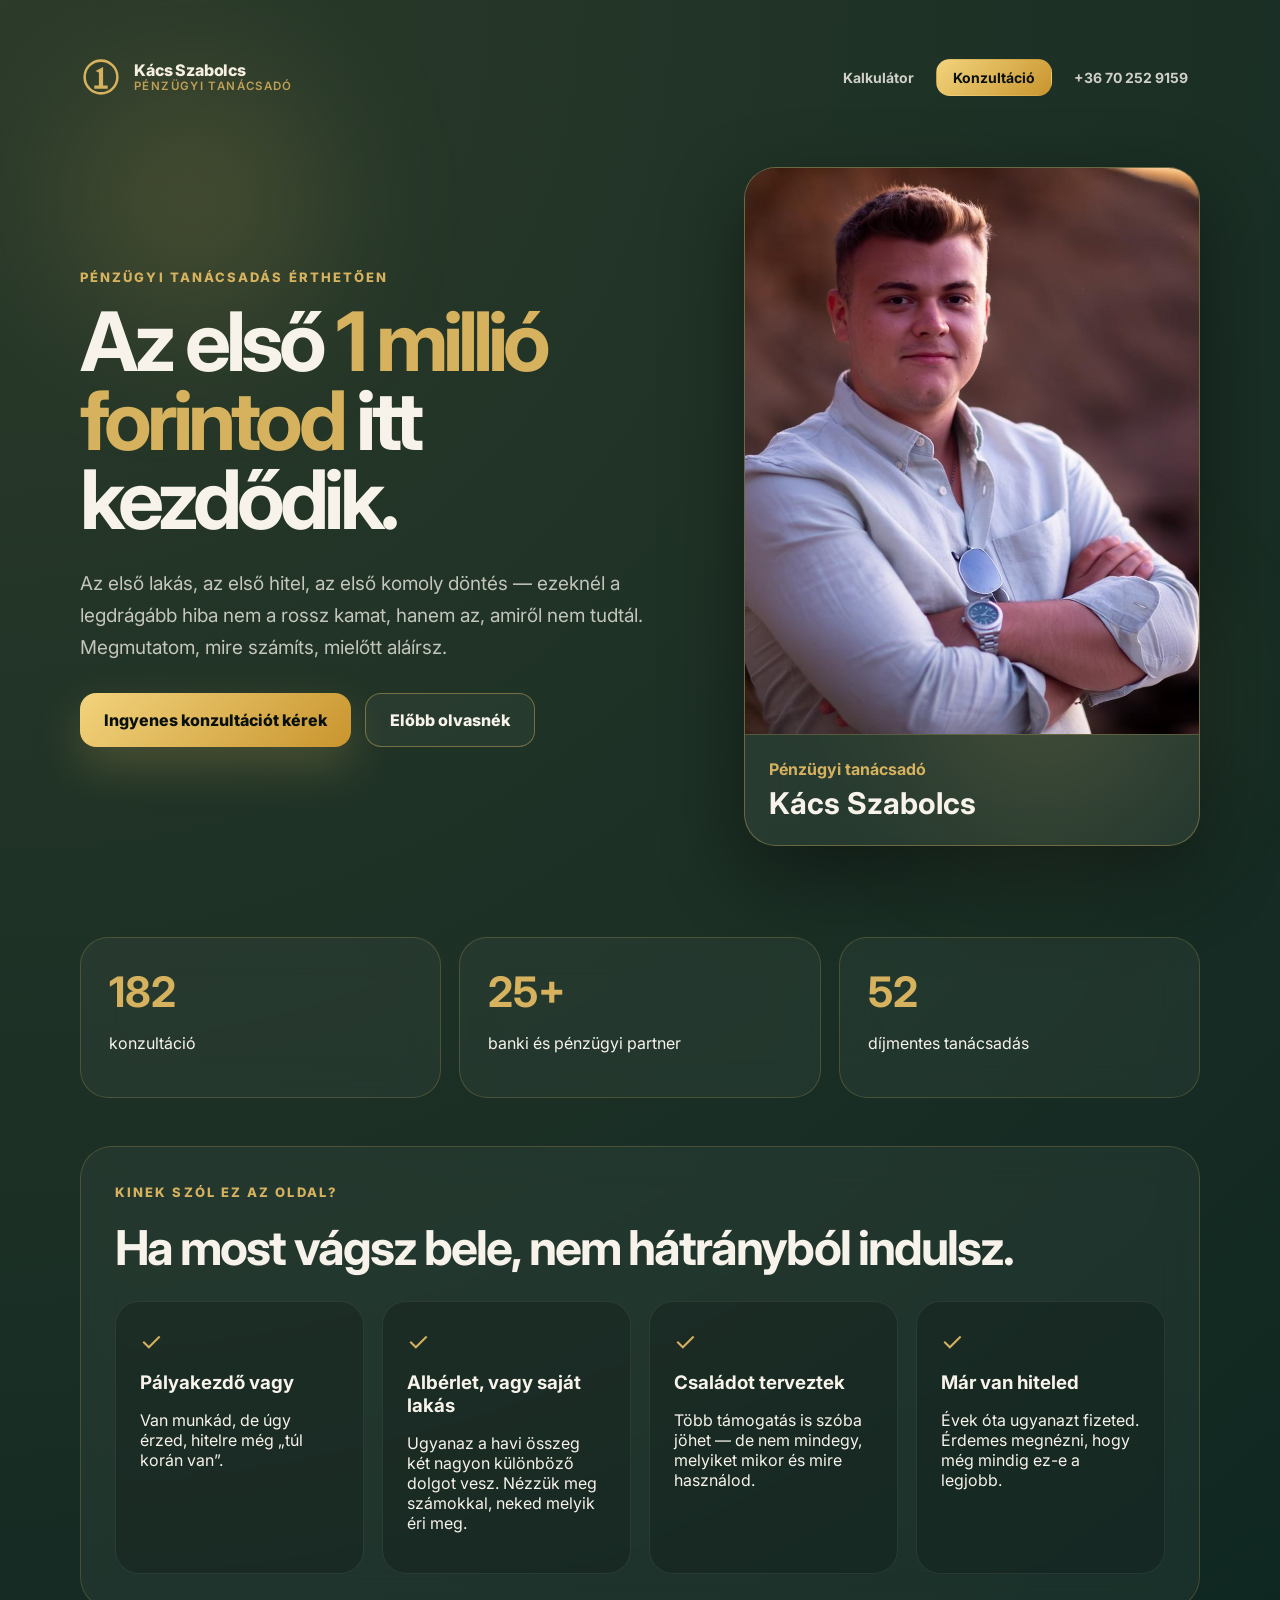
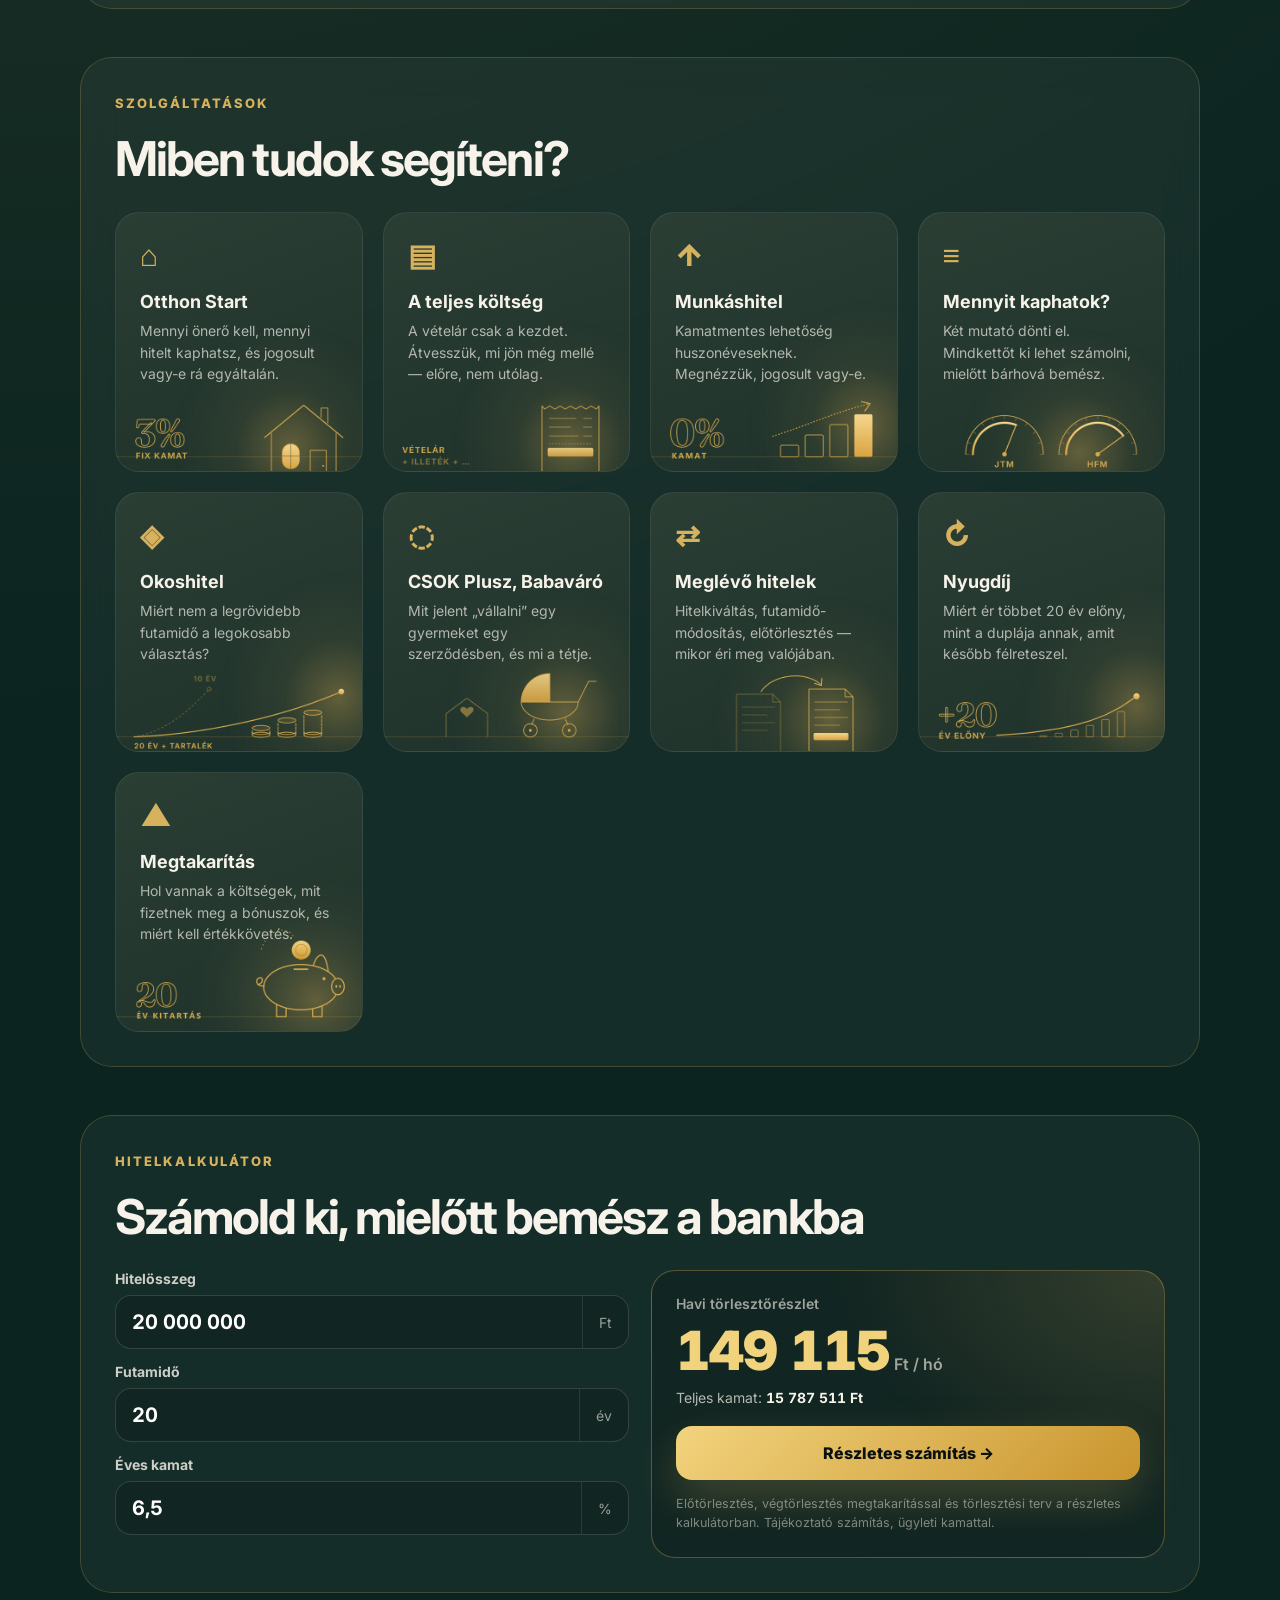
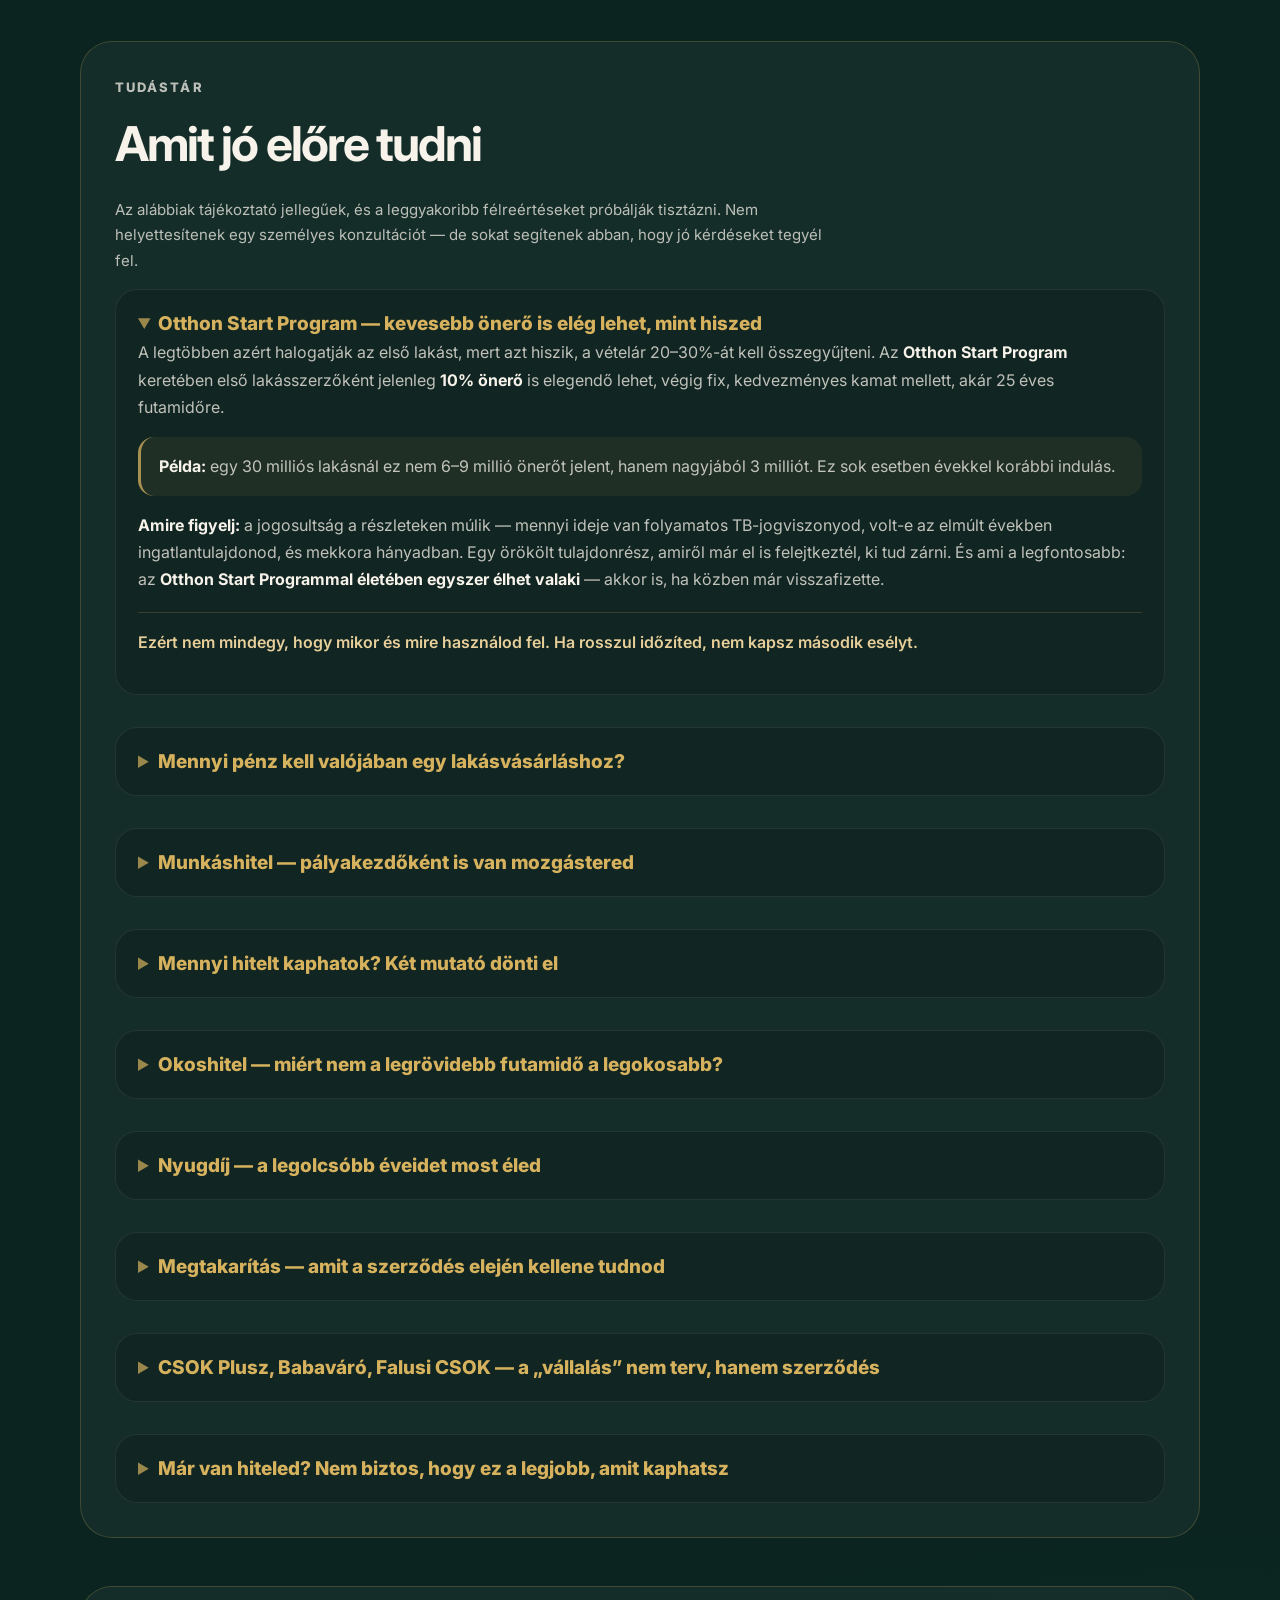
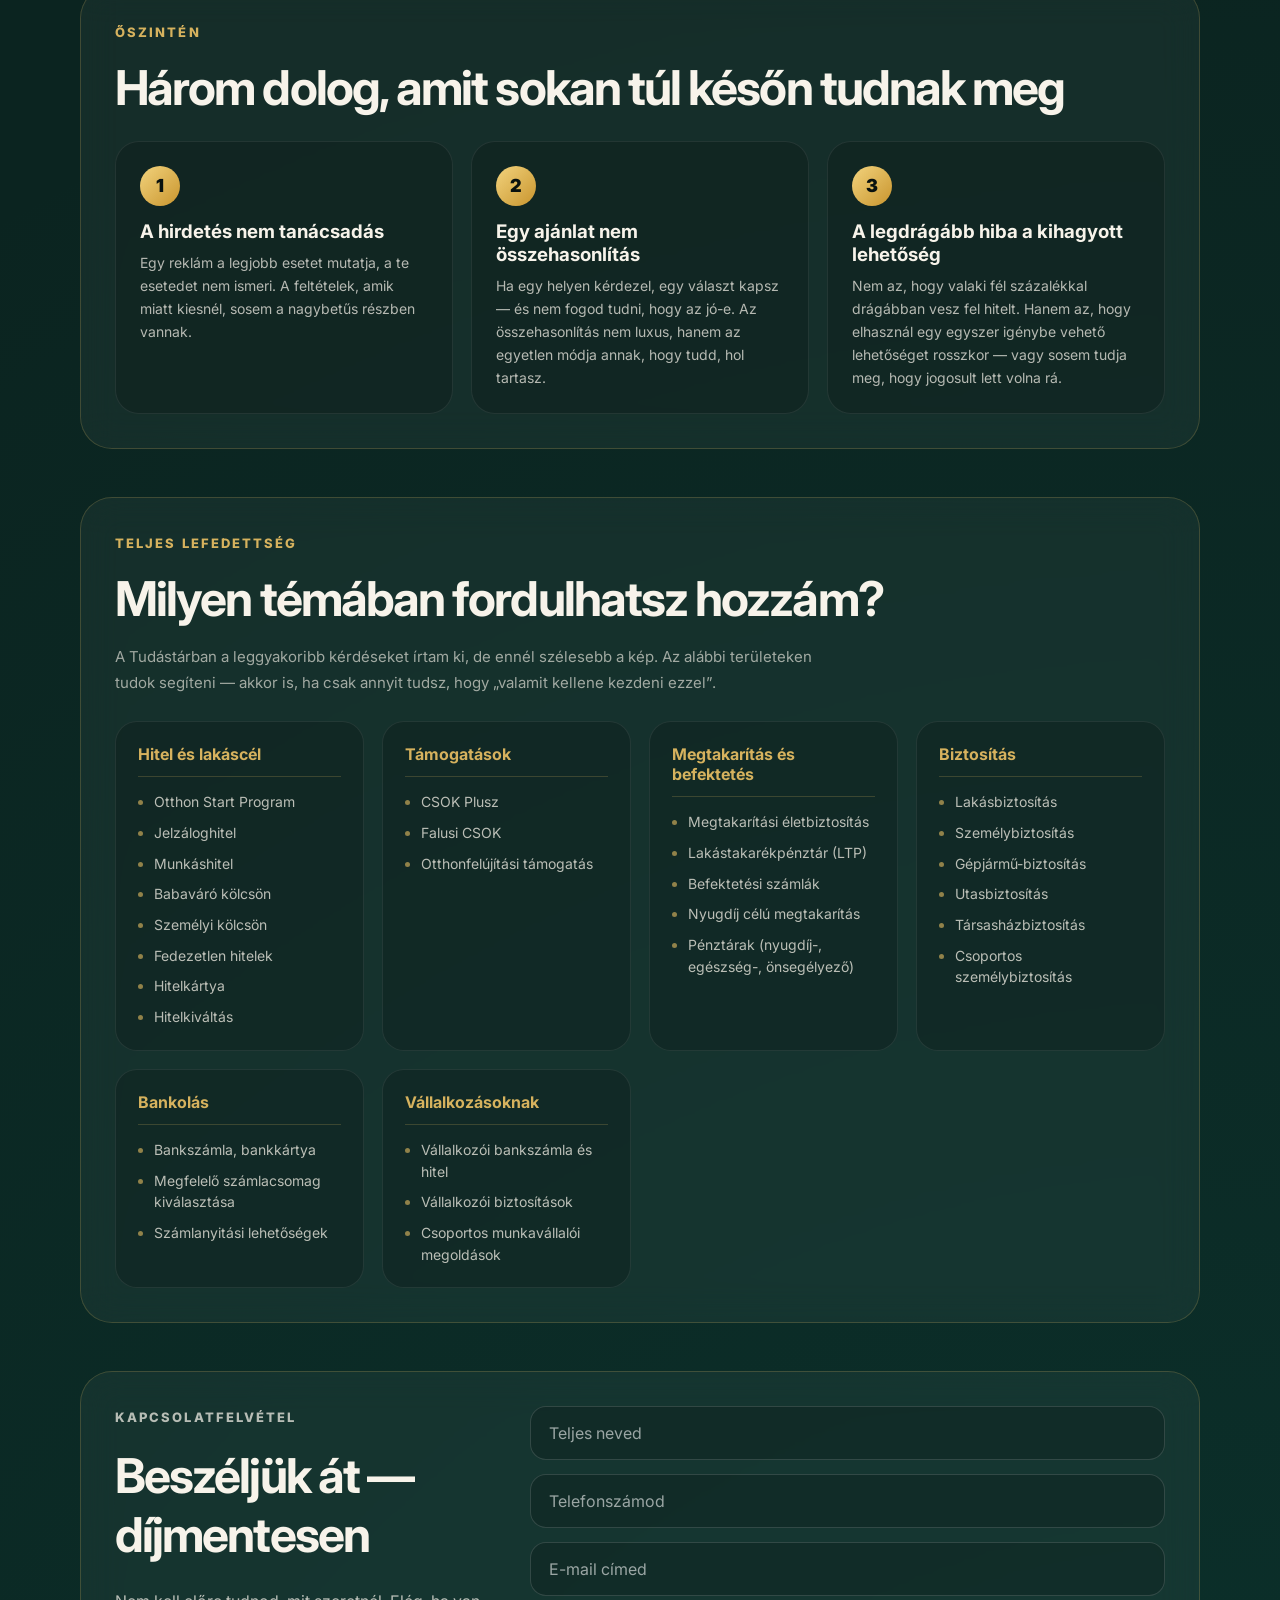
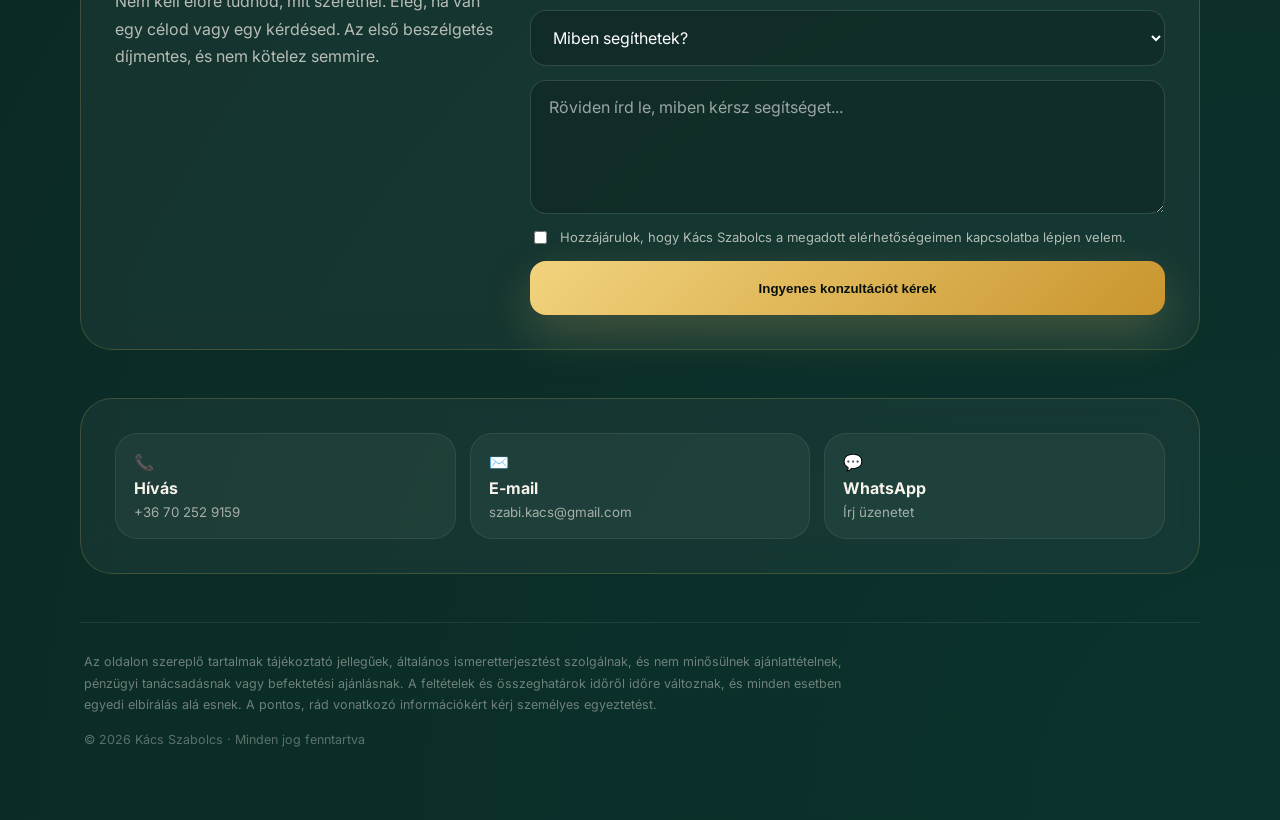
<file: index.html>
<!doctype html>
<html lang="hu">
<head>
  <meta charset="utf-8" />
  <meta name="viewport" content="width=device-width, initial-scale=1" />
  <title>Kács Szabolcs | Pénzügyi tanácsadó</title>
  <meta name="description" content="Első lakás, első hitel, első komoly döntés. Érthető pénzügyi tanácsadás pályakezdőknek és fiatal családoknak: ingatlanfinanszírozás, állami támogatások, megtakarítás." />
  <meta name="theme-color" content="#0b2420" />
  <link rel="canonical" href="https://elsomillio.hu/" />

  <link rel="icon" href="/favicon.ico" sizes="any" />
  <link rel="icon" href="/favicon.svg" type="image/svg+xml" />
  <link rel="apple-touch-icon" href="/apple-touch-icon.png" />

  <meta property="og:type" content="website" />
  <meta property="og:site_name" content="elsomillio.hu" />
  <meta property="og:locale" content="hu_HU" />
  <meta property="og:url" content="https://elsomillio.hu/" />
  <meta property="og:title" content="Az első 1 millió forintod itt kezdődik." />
  <meta property="og:description" content="Első lakás, első hitel, első komoly döntés. A legdrágább hiba nem a rossz kamat, hanem az, amiről nem tudtál." />
  <meta property="og:image" content="https://elsomillio.hu/og-image.png" />
  <meta property="og:image:width" content="1200" />
  <meta property="og:image:height" content="630" />
  <meta name="twitter:card" content="summary_large_image" />
  <meta name="twitter:title" content="Az első 1 millió forintod itt kezdődik." />
  <meta name="twitter:description" content="Első lakás, első hitel, első komoly döntés. Érthető pénzügyi tanácsadás." />
  <meta name="twitter:image" content="https://elsomillio.hu/og-image.png" />

  <link rel="preconnect" href="https://fonts.googleapis.com">
  <link rel="preconnect" href="https://fonts.gstatic.com" crossorigin>
  <link href="https://fonts.googleapis.com/css2?family=Inter:wght@400;500;600;700;800;900&display=swap" rel="stylesheet">
  <link rel="stylesheet" href="style.css" />
</head>

<body>
  <div class="bg-glow one"></div>
  <div class="bg-glow two"></div>

  <main class="page">

    <header class="brand">
      <a class="brand-mark" href="#" aria-label="elsomillio.hu — vissza a lap tetejére">
        <svg viewBox="0 0 100 100" aria-hidden="true" focusable="false">
          <circle cx="50" cy="50" r="39" fill="none" stroke="#d6b25e" stroke-width="6" />
          <path d="M37 36 L55 26 L55 70 L66 70 L66 78 L34 78 L34 70 L45 70 L45 39 Z" fill="#d6b25e" />
        </svg>
        <span class="brand-name">Kács Szabolcs<small>pénzügyi tanácsadó</small></span>
      </a>
      <nav class="brand-nav" aria-label="Fő navigáció">
        <a class="brand-link" href="/kalkulator">Kalkulátor</a>
        <a class="brand-cta" href="#konzultacio">Konzultáció</a>
        <a class="brand-phone" href="tel:+36702529159">+36 70 252 9159</a>
      </nav>
    </header>

    <section class="hero">
      <div class="hero-text reveal">
        <p class="eyebrow">Pénzügyi tanácsadás érthetően</p>
        <h1>Az első <span>1 millió forintod</span> itt kezdődik.</h1>
        <p class="lead">
          Az első lakás, az első hitel, az első komoly döntés — ezeknél a legdrágább hiba nem a rossz kamat,
          hanem az, amiről nem tudtál. Megmutatom, mire számíts, mielőtt aláírsz.
        </p>

        <div class="actions">
          <a class="btn primary" href="#konzultacio">Ingyenes konzultációt kérek</a>
          <a class="btn secondary" href="#tudastar">Előbb olvasnék</a>
        </div>
      </div>

      <div class="profile-card reveal floating">
        <div class="shine"></div>
        <img src="profile.jpg" alt="Kács Szabolcs pénzügyi tanácsadó" />
        <div class="profile-info">
          <p>Pénzügyi tanácsadó</p>
          <h2>Kács Szabolcs</h2>
        </div>
      </div>
    </section>

    <section class="stats">
      <div class="stat-card">
        <strong><span class="counter" data-target="500" data-suffix="+">0</span></strong>
        <p>konzultáció</p>
      </div>

      <div class="stat-card">
        <strong><span class="counter" data-target="25" data-suffix="+">0</span></strong>
        <p>banki és pénzügyi partner</p>
      </div>

      <div class="stat-card">
        <strong><span class="counter" data-target="100" data-suffix="%">0</span></strong>
        <p>díjmentes tanácsadás</p>
      </div>
    </section>

    <section class="services reveal">
      <p class="section-label">Kinek szól ez az oldal?</p>
      <h2>Ha most vágsz bele, nem hátrányból indulsz.</h2>

      <div class="why-grid">
        <div class="why-card">
          <span>✓</span>
          <h3>Pályakezdő vagy</h3>
          <p>Van munkád, de úgy érzed, hitelre még „túl korán van”.</p>
        </div>

        <div class="why-card">
          <span>✓</span>
          <h3>Albérlet, vagy saját lakás</h3>
          <p>Ugyanaz a havi összeg két nagyon különböző dolgot vesz. Nézzük meg számokkal, neked melyik éri meg.</p>
        </div>

        <div class="why-card">
          <span>✓</span>
          <h3>Családot terveztek</h3>
          <p>Több támogatás is szóba jöhet — de nem mindegy, melyiket mikor és mire használod.</p>
        </div>

        <div class="why-card">
          <span>✓</span>
          <h3>Már van hiteled</h3>
          <p>Évek óta ugyanazt fizeted. Érdemes megnézni, hogy még mindig ez-e a legjobb.</p>
        </div>
      </div>
    </section>

    <section class="services reveal">
      <p class="section-label">Szolgáltatások</p>
      <h2>Miben tudok segíteni?</h2>

      <div class="grid">
        <a href="#elso-lakas" class="service-card" style="--card-img: url('img/kartyak/01_otthon_start.png')">
          <span>⌂</span>
          <h3>Otthon Start</h3>
          <p>Mennyi önerő kell, mennyi hitelt kaphatsz, és jogosult vagy-e rá egyáltalán.</p>
        </a>

        <a href="#mennyi-penz" class="service-card" style="--card-img: url('img/kartyak/02_teljes_koltseg.png')">
          <span>▤</span>
          <h3>A teljes költség</h3>
          <p>A vételár csak a kezdet. Átvesszük, mi jön még mellé — előre, nem utólag.</p>
        </a>

        <a href="#palyakezdo" class="service-card" style="--card-img: url('img/kartyak/03_munkashitel.png')">
          <span>↑</span>
          <h3>Munkáshitel</h3>
          <p>Kamatmentes lehetőség huszonéveseknek. Megnézzük, jogosult vagy-e.</p>
        </a>

        <a href="#mennyit-kaphatok" class="service-card" style="--card-img: url('img/kartyak/04_mennyit_kaphatok.png')">
          <span>≡</span>
          <h3>Mennyit kaphatok?</h3>
          <p>Két mutató dönti el. Mindkettőt ki lehet számolni, mielőtt bárhová bemész.</p>
        </a>

        <a href="#okoshitel" class="service-card" style="--card-img: url('img/kartyak/05_okoshitel.png')">
          <span>◈</span>
          <h3>Okoshitel</h3>
          <p>Miért nem a legrövidebb futamidő a legokosabb választás?</p>
        </a>

        <a href="#csalad" class="service-card" style="--card-img: url('img/kartyak/06_csok_babavaro.png')">
          <span>◌</span>
          <h3>CSOK Plusz, Babaváró</h3>
          <p>Mit jelent „vállalni” egy gyermeket egy szerződésben, és mi a tétje.</p>
        </a>

        <a href="#hitelkivaltas" class="service-card" style="--card-img: url('img/kartyak/07_meglevo_hitelek.png')">
          <span>⇄</span>
          <h3>Meglévő hitelek</h3>
          <p>Hitelkiváltás, futamidő-módosítás, előtörlesztés — mikor éri meg valójában.</p>
        </a>

        <a href="#nyugdij" class="service-card" style="--card-img: url('img/kartyak/08_nyugdij.png')">
          <span>↻</span>
          <h3>Nyugdíj</h3>
          <p>Miért ér többet 20 év előny, mint a duplája annak, amit később félreteszel.</p>
        </a>

        <a href="#megtakaritas" class="service-card" style="--card-img: url('img/kartyak/09_megtakaritas.png')">
          <span>▲</span>
          <h3>Megtakarítás</h3>
          <p>Hol vannak a költségek, mit fizetnek meg a bónuszok, és miért kell értékkövetés.</p>
        </a>
      </div>
    </section>

    <section class="services mini-calc reveal" id="kalkulator" aria-labelledby="mc-title">
      <p class="section-label">Hitelkalkulátor</p>
      <h2 id="mc-title">Számold ki, mielőtt bemész a bankba</h2>

      <div class="mc-grid">
        <div class="mc-fields">
          <label class="mc-field">
            <span>Hitelösszeg</span>
            <span class="mc-box"><input id="mc_amount" inputmode="numeric" autocomplete="off" value="20 000 000"><em>Ft</em></span>
          </label>
          <label class="mc-field">
            <span>Futamidő</span>
            <span class="mc-box"><input id="mc_years" inputmode="numeric" autocomplete="off" value="20"><em>év</em></span>
          </label>
          <label class="mc-field">
            <span>Éves kamat</span>
            <span class="mc-box"><input id="mc_rate" inputmode="decimal" autocomplete="off" value="6,5"><em>%</em></span>
          </label>
        </div>

        <div class="mc-result" aria-live="polite">
          <p class="mc-label">Havi törlesztőrészlet</p>
          <p class="mc-pay"><strong id="mc_pay">149 115</strong> <span>Ft / hó</span></p>
          <p class="mc-sub">Teljes kamat: <strong id="mc_int">15 787 512 Ft</strong></p>
          <a class="btn primary" id="mc_go" href="/kalkulator?a=20000000&amp;n=240&amp;r=6.5&amp;t=payment">Részletes számítás →</a>
          <p class="mc-note">Előtörlesztés, végtörlesztés megtakarítással és törlesztési terv a részletes kalkulátorban.
            Tájékoztató számítás, ügyleti kamattal.</p>
        </div>
      </div>
    </section>

    <section class="knowledge reveal" id="tudastar">
      <p class="section-label">Tudástár</p>
      <h2>Amit jó előre tudni</h2>
      <p class="knowledge-intro">
        Az alábbiak tájékoztató jellegűek, és a leggyakoribb félreértéseket próbálják tisztázni.
        Nem helyettesítenek egy személyes konzultációt — de sokat segítenek abban, hogy jó kérdéseket tegyél fel.
      </p>

      <div class="knowledge-list">
        <details id="elso-lakas" open>
          <summary>Otthon Start Program — kevesebb önerő is elég lehet, mint hiszed</summary>
          <p>
            A legtöbben azért halogatják az első lakást, mert azt hiszik, a vételár 20–30%-át kell összegyűjteni.
            Az <strong>Otthon Start Program</strong> keretében első lakásszerzőként jelenleg
            <strong>10% önerő</strong> is elegendő lehet, végig fix, kedvezményes kamat mellett, akár 25 éves futamidőre.
          </p>
          <p class="example">
            <strong>Példa:</strong> egy 30 milliós lakásnál ez nem 6–9 millió önerőt jelent, hanem nagyjából 3 milliót.
            Ez sok esetben évekkel korábbi indulás.
          </p>
          <p>
            <strong>Amire figyelj:</strong> a jogosultság a részleteken múlik — mennyi ideje van folyamatos
            TB-jogviszonyod, volt-e az elmúlt években ingatlantulajdonod, és mekkora hányadban.
            Egy örökölt tulajdonrész, amiről már el is felejtkeztél, ki tud zárni.
            És ami a legfontosabb: az <strong>Otthon Start Programmal életében egyszer élhet valaki</strong> —
            akkor is, ha közben már visszafizette.
          </p>
          <p class="lesson">
            Ezért nem mindegy, hogy mikor és mire használod fel. Ha rosszul időzíted, nem kapsz második esélyt.
          </p>
        </details>

        <details id="mennyi-penz">
          <summary>Mennyi pénz kell valójában egy lakásvásárláshoz?</summary>
          <p>
            A vételár mellett van egy sor tétel, amivel sokan csak a folyamat közepén szembesülnek.
            Egy átlagos vásárlásnál jellemzően ezek jönnek elő:
          </p>
          <ul>
            <li><strong>Önerő</strong> — a vételár egy része, amit neked kell hoznod.</li>
            <li><strong>Vagyonszerzési illeték</strong> — a vételár néhány százaléka. Nem a szerződéskor kell fizetni, hanem jellemzően hónapokkal később, egy határozat alapján. <em>CSOK Plusz</em> és <em>Falusi CSOK</em> mellett illetékmentesség járhat, és részletfizetés is kérhető — de ehhez tudni kell róla előre.</li>
            <li><strong>Ügyvédi díj</strong> — általában a vételár kis százaléka, és a vevőt terheli.</li>
            <li><strong>Értékbecslés, tulajdoni lap, térképmásolat, földhivatali és közjegyzői díjak</strong> — tételenként kicsik, együtt már nem azok. Egy részüket több helyen visszatérítik, de nem automatikusan.</li>
            <li><strong>Költözés, festés, bútor, azonnali javítások</strong> — a beköltözés utáni első hetek szinte mindig többe kerülnek a tervezettnél.</li>
          </ul>
          <p class="lesson">
            A leggyakoribb hiba nem az, hogy valaki drága hitelt vesz fel. Hanem az, hogy elfogy a pénze
            a folyamat közben. Ezt egy előre elkészített költségtervvel el lehet kerülni.
          </p>
        </details>

        <details id="palyakezdo">
          <summary>Munkáshitel — pályakezdőként is van mozgástered</summary>
          <p>
            A <strong>Munkáshitel</strong> kifejezetten a huszonéves korosztálynak készült: fiatalon,
            felsőfokú végzettség nélkül, néhány hónapos munkaviszonnyal is igényelhető.
            Szabadon felhasználható, viszonylag kis összegű, és a támogatási időszak alatt
            <strong>a kamatot nem te fizeted</strong>, hanem az állam.
          </p>
          <p class="example">
            <strong>Mire jó?</strong> Például egy induló önerő megalapozására, egy drágább, magas kamatú tartozás
            kiváltására, vagy egy olyan képzésre, eszközre, ami után többet tudsz keresni.
          </p>
          <p>
            <strong>Amire figyelj:</strong> a kedvezmény feltételekhez kötött. Elvárás, hogy évekig megmaradjon
            a belföldi biztosítotti jogviszonyod és a bejelentett lakcímed. Ha ez tartósan megszakad — mert például
            külföldre költözöl —, az addig kapott kamattámogatást <strong>egy összegben vissza kell fizetni</strong>.
            Ráadásul Munkáshitel-szerződést <strong>életében egyszer</strong> köthet valaki.
          </p>
          <p>
            <strong>Nőknek plusz:</strong> gyermekvállalás esetén a törlesztés szüneteltethető, a második gyermeknél
            a fennálló tartozás fele, a harmadiknál a teljes tartozás elengedhető.
          </p>
          <p class="lesson">
            Ez nem ok arra, hogy ne éljen vele valaki. De ok arra, hogy előre végiggondoljátok:
            reálisan hol leszel öt év múlva? Ezt a kérdést egy hirdetés soha nem fogja feltenni neked.
          </p>
        </details>

        <details id="mennyit-kaphatok">
          <summary>Mennyi hitelt kaphatok? Két mutató dönti el</summary>
          <p>
            Nem a bankfiókban dől el, hanem két száraz számításon:
          </p>
          <ul>
            <li><strong>JTM — jövedelemarányos törlesztőrészlet-mutató.</strong> A havi törlesztőd nem lépheti túl az igazolt jövedelmed egy meghatározott arányát. Ebbe <em>beleszámít minden meglévő terhed</em>: diákhitel, személyi kölcsön, áruhitel — és jellemzően a fel nem használt hitelkártya-kereted is.</li>
            <li><strong>HFM — hitelfedezeti mutató.</strong> A hitel a megállapított forgalmi értékhez igazodik, nem ahhoz, amennyiért megveszed.</li>
          </ul>
          <p class="example">
            <strong>Példa:</strong> megegyeztek 30 millióban, de az értékbecslés 25 milliót állapít meg.
            A hitel a kisebb számhoz igazodik — a különbözetet neked kell előteremtened, jellemzően pár héten belül.
          </p>
          <p class="lesson">
            Mindkét szám kiszámolható <em>azelőtt</em>, hogy foglalót adnál. Sok helyen kérhető előzetes értékbecslés is.
            Aki ezt kihagyja, az a foglalóját teszi kockára.
          </p>
          <p class="try-calc"><a href="/kalkulator">Próbáld ki a kalkulátorral →</a></p>
        </details>

        <details id="okoshitel">
          <summary>Okoshitel — miért nem a legrövidebb futamidő a legokosabb?</summary>
          <p>
            A legtöbben a lehető legrövidebb futamidőt kérik, mert úgy kevesebb kamatot fizetnek.
            Ez igaz. De van egy másik olvasata is.
          </p>
          <p class="example">
            <strong>Példa:</strong> egy 20 milliós hitel 10 évre nagyjából havi 200 ezer forint.
            Ugyanez 20 évre már csak nagyjából a fele. A különbség havonta közel <strong>100 ezer forint</strong>,
            ami nálad marad.
          </p>
          <p>
            Ha ezt a különbözetet nem elköltöd, hanem egy hozzáillő megtakarításba teszed, két dolgot nyersz egyszerre:
          </p>
          <ul>
            <li>Az összegyűlt tőkéből a hiteledet <strong>akár hamarabb is le tudod zárni</strong>, mint a rövid futamidejű változatban.</li>
            <li>Közben van egy <strong>tartalékod</strong>. Ha elveszted az állásod, a magas fix törlesztőt akkor is fizetni kellene — az alacsonyabbat viszont a félretett pénzből is tudod tolni, amíg rendeződik a helyzet.</li>
          </ul>
          <p class="lesson">
            Nem a legrövidebb futamidő a legokosabb, hanem az, amit <em>minden</em> hónapban biztosan bírsz —
            a rosszabbakban is. Ezt a párosítást viszont nehéz egyedül összerakni: a hitelnek és a megtakarításnak
            passzolnia kell egymáshoz, futamidőben, hozzáférhetőségben és összegben is.
          </p>
          <p class="try-calc"><a href="/kalkulator?a=20000000&amp;n=240&amp;r=6.5&amp;t=payment">Próbáld ki a kalkulátorral →</a></p>
        </details>

        <details id="nyugdij">
          <summary>Nyugdíj — a legolcsóbb éveidet most éled</summary>
          <p>
            A magyar nyugdíjrendszer felosztó-kirovó. Ez azt jelenti, hogy amit ma levonnak a fizetésedből,
            azt <em>nem</em> teszik félre egy számlára a te nevedre — abból a mai nyugdíjakat fizetik.
            A te nyugdíjadat majd azok fogják állni, akik akkor dolgoznak.
          </p>
          <p>
            Ezért számít, hányan lesznek. Ma nagyjából <strong>2,3 dolgozó jut egy nyugdíjasra</strong>,
            és az előrejelzések szerint ez 2050-re akár 1,5-ig csökkenhet. Száz gyermekre már közel
            148 időskorú jut. Ezek nem jóslatok: akik 2045-ben dolgozni fognak, ma már megszülettek.
          </p>
          <p>
            <strong>Nem az a kérdés, lesz-e nyugdíj — lesz. Hanem az, hogy mennyi.</strong>
            Az átlagos öregségi nyugdíj 2026 elején nagyjából 261 ezer forint volt, ami a nettó
            átlagkeresetnek durván a fele. Ez az arány a régióban a legalacsonyabbak közé tartozik,
            és évről évre romlik, mert a nyugdíjak lassabban nőnek, mint a bérek.
          </p>
          <p class="example">
            <strong>Példa — mit ér 20 év előny?</strong> Havi 15 000 forint félretéve, évi 6%-os
            feltételezett hozammal:<br>
            <strong>25 évesen kezdve, 65 éves korig</strong> nagyjából 29,9 millió forint — ebből mindössze
            7,2 millió a saját befizetés, a többi hozam.<br>
            <strong>45 évesen kezdve</strong> ugyanez körülbelül 6,9 millió forint.<br>
            Kétszer annyi befizetés, több mint négyszeres eredmény. Ha 45 évesen akarnád behozni a lemaradást,
            havi 15 ezer helyett nagyjából <strong>65 ezret</strong> kellene félretenned.
          </p>
          <p>
            <strong>Az állam is beszáll.</strong> Nyugdíjcélú megtakarításnál visszakapod a befizetett
            jövedelemadód egy részét: nyugdíjbiztosításnál az éves díj 20%-át, legfeljebb évi 130 ezer forintot.
            Ezt nem kézhez kapod — a megtakarításodra kerül, és onnantól az is kamatozik.
            Több nyugdíjcélú megtakarítás mellett egy évben összesen legfeljebb 280 ezer forint igényelhető vissza.
          </p>
          <p>
            <strong>Amire figyelj:</strong>
          </p>
          <ul>
            <li>A pénz <strong>nyugdíjkorhatárig kötött</strong>. Ha idő előtt megszünteted, az addig kapott adójóváírást 20%-kal növelten vissza kell fizetni.</li>
            <li>Az adójóváíráshoz jellemzően <strong>legalább 10 éves tartam</strong> kell.</li>
            <li>A <strong>költségek</strong> évtizedek alatt sokat számítanak. A TKM (teljes költségmutató) mutatja meg, mennyit visz el a konstrukció — két hasonlónak tűnő ajánlat között milliós különbség lehet a végén.</li>
            <li>A legdrágább változat mindig az, amit <em>nem tudsz végigfizetni</em>. Inkább kisebb összeggel indulj, amit később emelhetsz.</li>
          </ul>
          <p class="lesson">
            Nem a termék dönt, hanem az időzítés. Aki huszonévesen indul, kis összeggel is célba ér.
            Aki negyvenévesen kezd, annak a sokszorosát kell félretennie ugyanazért.
            Ez az egyetlen terület, ahol a halogatásnak forintra kiszámolható ára van.
          </p>
        </details>

        <details id="megtakaritas">
          <summary>Megtakarítás — amit a szerződés elején kellene tudnod</summary>
          <p>
            A szabadon felhasználható megtakarítás nincs célhoz kötve: lehet belőle önerő, autó,
            biztonsági tartalék vagy egyszerűen vagyon. Cserébe <em>nem jár rá adójóváírás</em> —
            az csak a nyugdíjcélú formáknál van. Viszont rugalmasabb, és nem kell megvárnod vele a nyugdíjkorhatárt.
          </p>
          <p>
            <strong>És most az, amit ritkán mondanak el az elején.</strong>
            A befektetési egységekhez kötött megtakarításoknál a költségek nem egyenletesen oszlanak el:
            az <strong>első években a legnagyobbak</strong>. Jellemző, hogy az első évi befizetésed nagy részét,
            a másodikét a felét, a harmadikét az ötödét viszi el a forgalmazási költség, utána évi néhány százalékra esik,
            hosszú tartamnál pedig akár nullára.
          </p>
          <p class="example">
            <strong>Példa:</strong> havi 20 000 forintnál az első három évben összesen 720 ezer forintot fizetsz be —
            ebből egy tipikus költségszerkezet mellett nagyjából a <strong>fele költség</strong>.
            Ezért a legrosszabb döntés a néhány év után felmondott szerződés: ott a költséget már kifizetted,
            de a hasznát még nem élvezted.
          </p>
          <p>
            <strong>A bónuszok a kitartást fizetik meg.</strong> A hűségjóváírás, a díjarányos és a vagyonarányos
            bónusz jellemzően a 10., 15. és 20. évhez kötött, és el is veszítheted, ha közben csökkented a díjat,
            szünetelteted a fizetést vagy részlegesen visszaveszed a pénzed. Ezek nem ajándékok — a hosszú táv jutalmai.
          </p>
          <p>
            <strong>Az értékkövetés nem díszlet.</strong> Ha 20 éven át ugyanazt az összeget teszed félre,
            az infláció csendben elviszi az értékét: egymillió forint mai vásárlóereje 20 év múlva,
            évi 4%-os inflációval számolva, nagyjából 456 ezer forintnak felel meg.
          </p>
          <p class="example">
            <strong>Példa — mit ér az évi díjemelés?</strong> Havi 40 000 forint, 20 év, évi 6%-os feltételezett hozam:<br>
            <strong>fix díjjal</strong> nagyjából 18,5 millió forint,<br>
            <strong>évi 5%-os díjemeléssel</strong> nagyjából 27,9 millió forint.<br>
            Ugyanaz a szokás, körülbelül 50%-kal nagyobb eredmény.
          </p>
          <p>
            <strong>Amire figyelj:</strong>
          </p>
          <ul>
            <li>A <strong>TKM</strong> (teljes költségmutató) teszi összehasonlíthatóvá az ajánlatokat. Ugyanaz a konstrukció más-más tartamnál egészen más TKM-et mutat — mindig azonos futamidőn hasonlítsd össze.</li>
            <li>Nézd meg, <strong>hozzáférsz-e</strong> menet közben a pénzhez, és mibe kerül. A rendszeres és az eseti befizetés jellemzően eltérő szabályok alá esik.</li>
            <li>A rugalmasság — díjcsökkentés, szüneteltetés — jó, hogy van, de <strong>ára van</strong>: általában a bónuszaidat csökkenti.</li>
            <li><strong>Előbb legyen vésztartalékod.</strong> Három-hat havi kiadásodnak megfelelő, azonnal elérhető pénz. Enélkül az első váratlan kiadásnál a hosszú távú megtakarításodhoz fogsz nyúlni — pontosan a legrosszabb pillanatban.</li>
          </ul>
          <p class="lesson">
            Nem az a kérdés, melyik a papíron legjobb konstrukció, hanem hogy <em>reálisan végig tudod-e vinni</em>.
            Egy kisebb összeg, amit húsz éven át fizetsz, mindig többet hoz, mint egy nagy, amit három év múlva felmondasz.
          </p>
        </details>

        <details id="csalad">
          <summary>CSOK Plusz, Babaváró, Falusi CSOK — a „vállalás” nem terv, hanem szerződés</summary>
          <p>
            Családoknak több irányból is jár segítség, és ezek külön termékek külön szabályokkal:
            a <strong>CSOK Plusz</strong> és a <strong>Falusi CSOK</strong> lakáscélhoz kötött,
            a <strong>Babaváró kölcsön</strong> szabadon felhasználható, emellett szóba jöhet
            illetékmentesség, áfa-visszatérítés és otthonfelújítási támogatás is.
          </p>
          <p>
            Ezek gyakran kombinálhatók egymással, sőt az <em>Otthon Start Programmal</em> és piaci hitellel is —
            de nem mindegyik mindegyikkel, és a részletek intézményenként eltérnek.
          </p>
          <p>
            <strong>Amit a legtöbben félreértenek:</strong> ha a szerződésben gyermeket vállalsz, az nem szándéknyilatkozat.
            Ha a vállalt gyermek a megadott határidőn belül nem születik meg, az addig kapott kamattámogatást
            jellemzően <strong>késedelmi kamattal együtt, egy összegben</strong> vissza kell fizetni, a hitel pedig
            piaci kamatozásúvá válik.
          </p>
          <p class="lesson">
            A legdrágább hiba ezen a területen soha nem a fél százalék kamatkülönbség.
            Hanem egy túlvállalt, jó szándékkal aláírt sor a szerződésben.
          </p>
        </details>

        <details id="hitelkivaltas">
          <summary>Már van hiteled? Nem biztos, hogy ez a legjobb, amit kaphatsz</summary>
          <p>
            A hitelszerződés nem örökre szól. A piac változik, a jövedelmed változik, a törvények is.
            Ami öt éve jó ajánlat volt, az ma lehet, hogy középszerű.
          </p>
          <p>
            <strong>Érdemes ránézni, ha:</strong> lejár a kamatperiódusod, jelentősen emelkedett a jövedelmed,
            több kisebb hitelt fizetsz párhuzamosan, vagy egyszerűen évek óta nem nézte át senki.
          </p>
          <p>
            <strong>De nem mindig éri meg.</strong> A kiváltásnak is van költsége — új értékbecslés, közjegyző,
            esetleg előtörlesztési díj. Ha a megtakarítás nem hozza vissza ezeket belátható időn belül,
            akkor a válasz az, hogy maradj.
          </p>
          <p class="lesson">
            Egy tisztességes átnézés végeredménye az is lehet, hogy „ne csinálj semmit”.
            Ez is információ, és többet ér, mint egy tipp.
          </p>
          <p class="try-calc"><a href="/kalkulator">Próbáld ki a kalkulátorral →</a></p>
        </details>
      </div>
    </section>

    <section class="services reveal">
      <p class="section-label">Őszintén</p>
      <h2>Három dolog, amit sokan túl későn tudnak meg</h2>

      <div class="why-grid three">
        <div class="why-card">
          <span>1</span>
          <h3>A hirdetés nem tanácsadás</h3>
          <p>
            Egy reklám a legjobb esetet mutatja, a te esetedet nem ismeri.
            A feltételek, amik miatt kiesnél, sosem a nagybetűs részben vannak.
          </p>
        </div>

        <div class="why-card">
          <span>2</span>
          <h3>Egy ajánlat nem összehasonlítás</h3>
          <p>
            Ha egy helyen kérdezel, egy választ kapsz — és nem fogod tudni, hogy az jó-e.
            Az összehasonlítás nem luxus, hanem az egyetlen módja annak, hogy tudd, hol tartasz.
          </p>
        </div>

        <div class="why-card">
          <span>3</span>
          <h3>A legdrágább hiba a kihagyott lehetőség</h3>
          <p>
            Nem az, hogy valaki fél százalékkal drágábban vesz fel hitelt.
            Hanem az, hogy elhasznál egy egyszer igénybe vehető lehetőséget rosszkor — vagy sosem tudja meg, hogy jogosult lett volna rá.
          </p>
        </div>
      </div>
    </section>

    <section class="services reveal" id="temak">
      <p class="section-label">Teljes lefedettség</p>
      <h2>Milyen témában fordulhatsz hozzám?</h2>
      <p class="knowledge-intro">
        A Tudástárban a leggyakoribb kérdéseket írtam ki, de ennél szélesebb a kép.
        Az alábbi területeken tudok segíteni — akkor is, ha csak annyit tudsz, hogy „valamit kellene kezdeni ezzel”.
      </p>

      <div class="topics">
        <div class="topic-col">
          <h3>Hitel és lakáscél</h3>
          <ul>
            <li>Otthon Start Program</li>
            <li>Jelzáloghitel</li>
            <li>Munkáshitel</li>
            <li>Babaváró kölcsön</li>
            <li>Személyi kölcsön</li>
            <li>Fedezetlen hitelek</li>
            <li>Hitelkártya</li>
            <li>Hitelkiváltás</li>
          </ul>
        </div>

        <div class="topic-col">
          <h3>Támogatások</h3>
          <ul>
            <li>CSOK Plusz</li>
            <li>Falusi CSOK</li>
            <li>Otthonfelújítási támogatás</li>
          </ul>
        </div>

        <div class="topic-col">
          <h3>Megtakarítás és befektetés</h3>
          <ul>
            <li>Megtakarítási életbiztosítás</li>
            <li>Lakástakarékpénztár (LTP)</li>
            <li>Befektetési számlák</li>
            <li>Nyugdíj célú megtakarítás</li>
            <li>Pénztárak (nyugdíj-, egészség-, önsegélyező)</li>
          </ul>
        </div>

        <div class="topic-col">
          <h3>Biztosítás</h3>
          <ul>
            <li>Lakásbiztosítás</li>
            <li>Személybiztosítás</li>
            <li>Gépjármű-biztosítás</li>
            <li>Utasbiztosítás</li>
            <li>Társasházbiztosítás</li>
            <li>Csoportos személybiztosítás</li>
          </ul>
        </div>

        <div class="topic-col">
          <h3>Bankolás</h3>
          <ul>
            <li>Bankszámla, bankkártya</li>
            <li>Megfelelő számlacsomag kiválasztása</li>
            <li>Számlanyitási lehetőségek</li>
          </ul>
        </div>

        <div class="topic-col">
          <h3>Vállalkozásoknak</h3>
          <ul>
            <li>Vállalkozói bankszámla és hitel</li>
            <li>Vállalkozói biztosítások</li>
            <li>Csoportos munkavállalói megoldások</li>
          </ul>
        </div>
      </div>
    </section>

    <section class="cta reveal" id="konzultacio">
      <div class="cta-text">
        <p class="section-label">Kapcsolatfelvétel</p>
        <h2>Beszéljük át — díjmentesen</h2>
        <p>
          Nem kell előre tudnod, mit szeretnél. Elég, ha van egy célod vagy egy kérdésed.
          Az első beszélgetés díjmentes, és nem kötelez semmire.
        </p>
      </div>

      <form action="https://formspree.io/f/mvzjazkn" method="POST" class="contact-form" id="contactForm">
        <input type="text" name="name" placeholder="Teljes neved" required>
        <input type="tel" name="phone" placeholder="Telefonszámod" required>
        <input type="email" name="email" placeholder="E-mail címed" required>

        <select name="topic" required>
          <option value="">Miben segíthetek?</option>
          <option value="Első lakás">Első lakás</option>
          <option value="Pályakezdőként hitel">Pályakezdőként hitel</option>
          <option value="Mennyi hitelt kaphatok">Mennyi hitelt kaphatok?</option>
          <option value="Megtakarítás, Okoshitel">Megtakarítás, Okoshitel</option>
          <option value="Család és támogatások">Család és támogatások</option>
          <option value="Meglévő hitel átnézése">Meglévő hitel átnézése</option>
          <option value="Nyugdíj célú megtakarítás">Nyugdíj célú megtakarítás</option>
          <option value="Egyéb">Egyéb</option>
        </select>

        <textarea name="message" rows="5" placeholder="Röviden írd le, miben kérsz segítséget..." required></textarea>

        <label class="privacy">
          <input type="checkbox" name="privacy" required>
          Hozzájárulok, hogy Kács Szabolcs a megadott elérhetőségeimen kapcsolatba lépjen velem.
        </label>

        <input type="hidden" name="_subject" value="Új érdeklődő érkezett a weboldalról">
        <button class="btn primary" type="submit">Ingyenes konzultációt kérek</button>
      </form>
      <div class="form-success" id="formSuccess">
        <span>✓</span>
        <h3>Köszönöm, megkaptam az üzeneted!</h3>
        <p>Rövid időn belül felveszem veled a kapcsolatot.</p>
      </div>
    </section>

    <section class="quick-contact reveal">
      <a href="tel:+36702529159">📞 <strong>Hívás</strong><small>+36 70 252 9159</small></a>
      <a href="mailto:szabi.kacs@gmail.com">✉️ <strong>E-mail</strong><small>szabi.kacs@gmail.com</small></a>
      <a href="https://wa.me/36702529159" target="_blank">💬 <strong>WhatsApp</strong><small>Írj üzenetet</small></a>
    </section>

    <footer class="site-footer">
      <p>
        Az oldalon szereplő tartalmak tájékoztató jellegűek, általános ismeretterjesztést szolgálnak,
        és nem minősülnek ajánlattételnek, pénzügyi tanácsadásnak vagy befektetési ajánlásnak.
        A feltételek és összeghatárok időről időre változnak, és minden esetben egyedi elbírálás alá esnek.
        A pontos, rád vonatkozó információkért kérj személyes egyeztetést.
      </p>
      <p class="copy">© <span id="year">2026</span> Kács Szabolcs · Minden jog fenntartva</p>
    </footer>

    <nav class="mobile-bar">
      <a href="tel:+36702529159">📞 Hívás</a>
      <a href="https://wa.me/36702529159">💬 WhatsApp</a>
      <a href="#konzultacio">📅 Konzultáció</a>
    </nav>

  </main>

  <script src="script.js"></script>
</body>
</html>
</file>
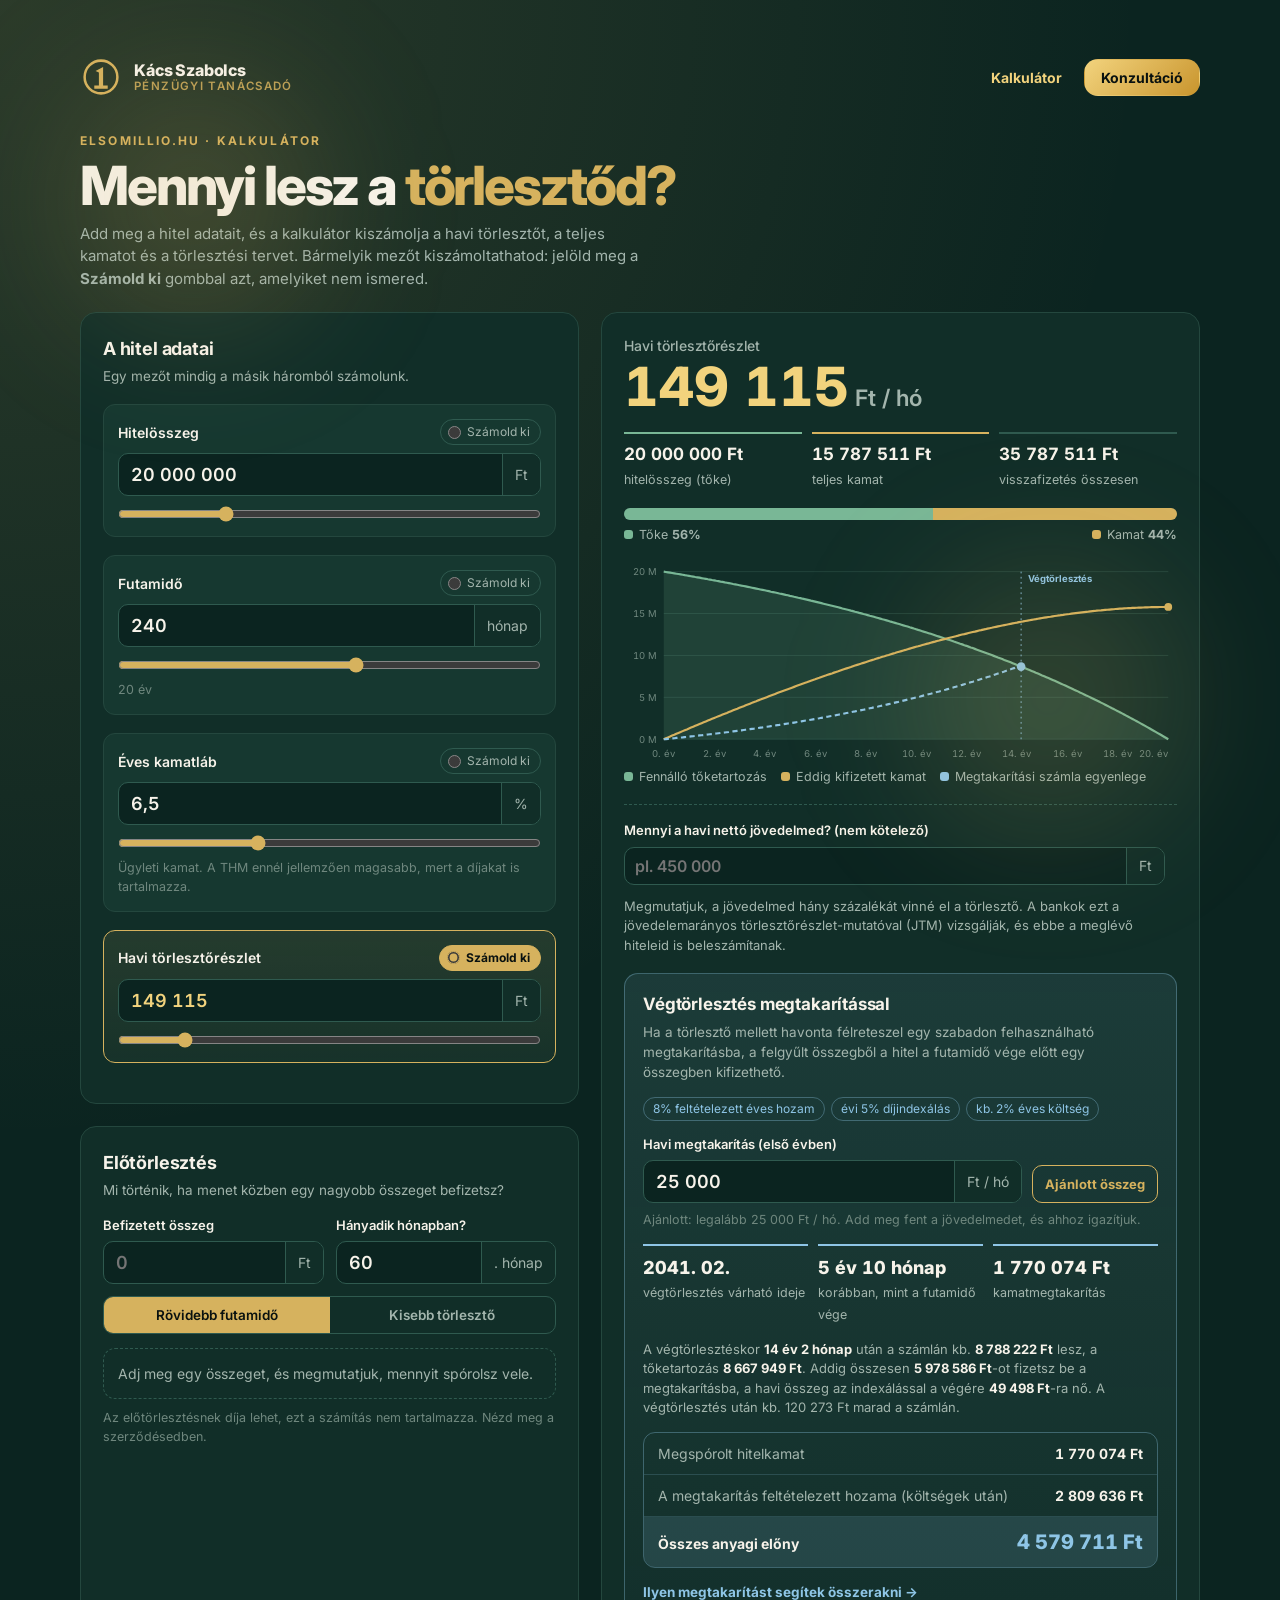
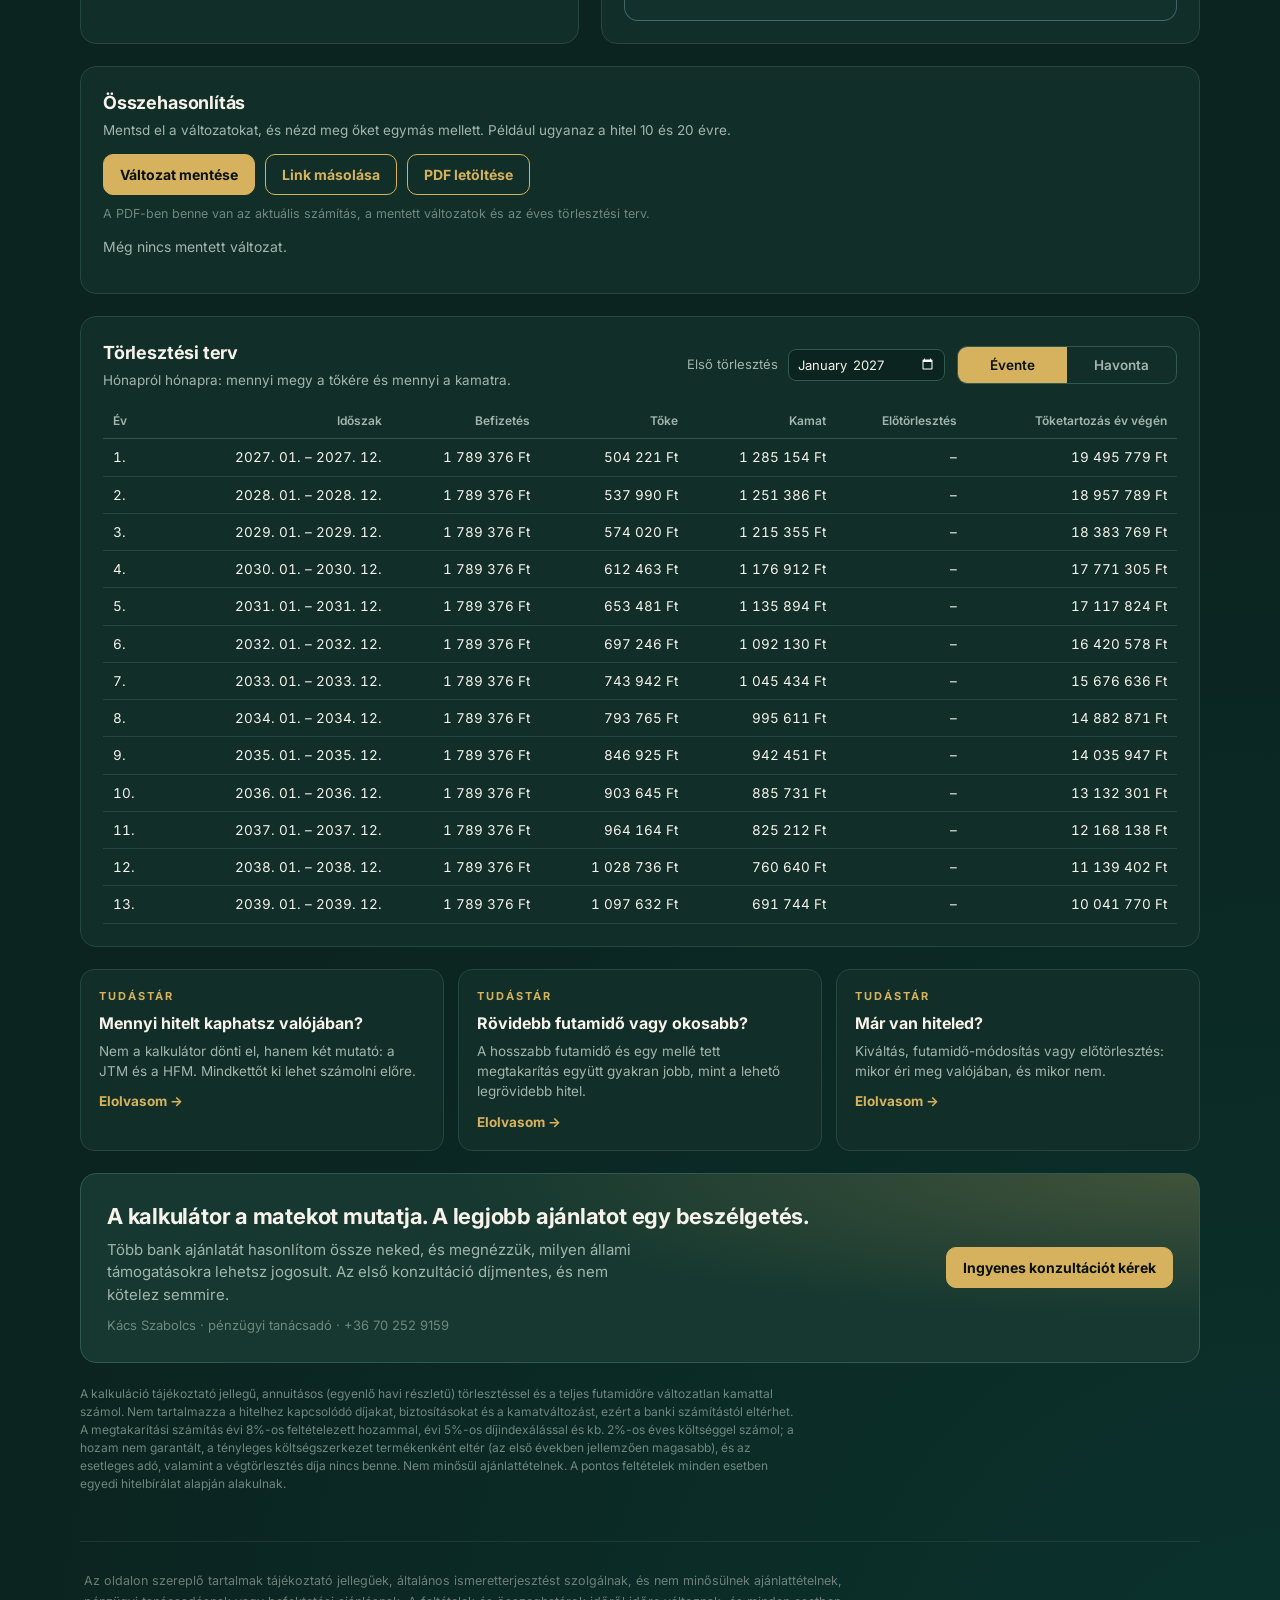
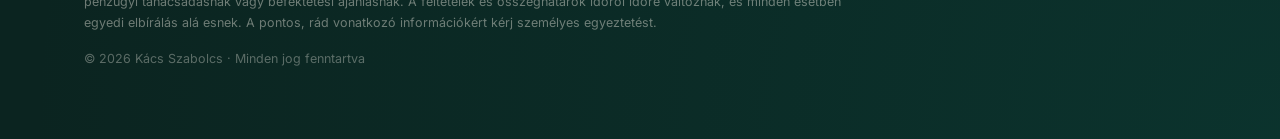
<file: kalkulator.html>
<!doctype html>
<html lang="hu">
<head>
  <meta charset="utf-8" />
  <meta name="viewport" content="width=device-width, initial-scale=1" />
  <title>Hitelkalkulátor – törlesztő, előtörlesztés, végtörlesztés | elsomillio.hu</title>
  <meta name="description" content="Ingyenes annuitásos hitelkalkulátor: havi törlesztő, teljes kamat, törlesztési terv, előtörlesztés és végtörlesztés megtakarítással. Kács Szabolcs pénzügyi tanácsadó, elsomillio.hu." />
  <meta name="theme-color" content="#0b2420" />
  <link rel="canonical" href="https://elsomillio.hu/kalkulator" />

  <link rel="icon" href="/favicon.ico" sizes="any" />
  <link rel="icon" href="/favicon.svg" type="image/svg+xml" />
  <link rel="apple-touch-icon" href="/apple-touch-icon.png" />

  <meta property="og:type" content="website" />
  <meta property="og:site_name" content="elsomillio.hu" />
  <meta property="og:locale" content="hu_HU" />
  <meta property="og:url" content="https://elsomillio.hu/kalkulator" />
  <meta property="og:title" content="Hitelkalkulátor – mennyi lesz a törlesztőd?" />
  <meta property="og:description" content="Havi törlesztő, teljes kamat, előtörlesztés és végtörlesztés megtakarítással. Számold ki, mielőtt bemész a bankba." />
  <meta property="og:image" content="https://elsomillio.hu/og-image.png" />
  <meta property="og:image:width" content="1200" />
  <meta property="og:image:height" content="630" />
  <meta name="twitter:card" content="summary_large_image" />
  <meta name="twitter:title" content="Hitelkalkulátor – mennyi lesz a törlesztőd?" />
  <meta name="twitter:description" content="Havi törlesztő, teljes kamat, előtörlesztés és végtörlesztés megtakarítással." />
  <meta name="twitter:image" content="https://elsomillio.hu/og-image.png" />

  <link rel="preconnect" href="https://fonts.googleapis.com">
  <link rel="preconnect" href="https://fonts.gstatic.com" crossorigin>
  <link href="https://fonts.googleapis.com/css2?family=Inter:wght@400;500;600;700;800;900&display=swap" rel="stylesheet">
  <link rel="stylesheet" href="/style.css" />
<style>
/* Hitelkalkulátor. Minden szabály a .calc konténerre van szűkítve, az ütköző osztálynevek calc- előtagot kaptak,
   hogy a weboldal fejléce, lábléce és gombjai (style.css) érintetlenek maradjanak. Színek: a weboldal palettája. */
:root{
  --bg:#0b2420; --panel:#112E28; --panel2:#163830; --line:#24473E; --line2:#2F5A4F;
  --fg:#f7f3ea; --muted:#A3B5AD; --faint:#6F877E;
  --gold:#d6b25e; --gold2:#f2d37d; --ongold:#09110f;
  --principal:#79B796; --warn:#E39A6B; --save:#8EC5E6;
  --font:'Inter',system-ui,-apple-system,'Segoe UI',Roboto,Arial,sans-serif;
  --r:16px;
  color-scheme:dark;
}
.calc{display:grid;grid-template-columns:minmax(0,1fr);gap:22px;font-size:15px;line-height:1.5}
.calc > *, .calc .panel{min-width:0}
.calc a{color:var(--gold)}
.calc .num{font-variant-numeric:tabular-nums}
.calc h1,.calc h2,.calc h3{margin:0;text-wrap:balance;letter-spacing:-.01em}
.calc-eyebrow{font-size:12px;font-weight:700;letter-spacing:.18em;text-transform:uppercase;color:var(--gold)}
.calc-head{display:grid;gap:8px;padding-top:8px}
.calc-head h1{font-size:clamp(32px,5vw,54px);font-weight:800;line-height:1.05;letter-spacing:-.04em}
.calc-head h1 span{color:var(--gold)}
.calc-head p{color:var(--muted);margin:0;max-width:62ch}

.calc .panel{background:var(--panel);border:1px solid var(--line);border-radius:var(--r);padding:22px}
.calc .panel h2{font-size:18px;font-weight:700}
.calc .panel .sub{color:var(--muted);font-size:13.5px;margin:4px 0 0}
/* Asztali nézet: bal oszlopban a bemenetek, az előtörlesztés és az összehasonlítás egymás alatt, jobbra a (magas)
   eredménypanel; így nem marad üres hely. Mobilon: bemenetek, eredmény, előtörlesztés, összehasonlítás. */
.calc .top{display:grid;grid-template-columns:minmax(0,5fr) minmax(0,6fr);grid-template-rows:auto 1fr auto;
  grid-template-areas:"in res" "pp res" "cmp cmp";gap:22px;align-items:start}
.calc .a-in{grid-area:in} .calc .a-res{grid-area:res} .calc .a-pp{grid-area:pp;align-self:stretch} .calc .a-cmp{grid-area:cmp}
/* teljes szélességben egy változat = egy sor: fejléc balra, értékek egy sorban */
@media (min-width:861px){
  .calc .cmpload{grid-template-columns:minmax(170px,230px) minmax(0,1fr);align-items:center;gap:16px}
  .calc .cmpvals{grid-template-columns:repeat(5,minmax(0,1fr))}
}
@media (max-width:860px){.calc .top{grid-template-columns:minmax(0,1fr);grid-template-rows:none;grid-template-areas:"in" "res" "pp" "cmp"}}
.calc [hidden]{display:none!important}

/* bemenetek */
.calc .fields{display:grid;gap:18px;margin-top:18px}
.calc .field{display:grid;gap:8px;padding:14px;border-radius:12px;border:1px solid var(--line);background:var(--panel2);transition:border-color .15s}
.calc .field.target{border-color:var(--gold);background:linear-gradient(180deg,rgba(214,178,94,.10),rgba(214,178,94,.03))}
.calc .frow{display:flex;justify-content:space-between;align-items:center;gap:10px}
.calc .field label.l{font-weight:600;font-size:14px}
.calc .tgt{display:inline-flex;align-items:center;gap:6px;font-size:12px;color:var(--muted);cursor:pointer;user-select:none;
  border:1px solid var(--line2);border-radius:99px;padding:3px 10px 3px 7px}
.calc .tgt input{accent-color:var(--gold);margin:0}
.calc .field.target .tgt{color:var(--ongold);background:var(--gold);border-color:var(--gold);font-weight:700}
.calc .inbox{display:flex;align-items:stretch;border:1px solid var(--line2);border-radius:10px;overflow:hidden;background:var(--bg)}
.calc .inbox input{flex:1;min-width:0;background:transparent;border:0;color:var(--fg);font:600 18px var(--font);padding:10px 12px;font-variant-numeric:tabular-nums}
.calc .inbox input:focus{outline:none}
.calc .inbox:focus-within{border-color:var(--gold)}
.calc .inbox .unit{display:flex;align-items:center;padding:0 12px;color:var(--muted);font-size:14px;border-left:1px solid var(--line2);background:var(--panel)}
.calc .field.target .inbox input{color:var(--gold2)}
.calc .field.target input[readonly]{cursor:default}
.calc .hint{font-size:12.5px;color:var(--faint)}
.calc input[type=range]{width:100%;accent-color:var(--gold);margin:2px 0 0}
.calc .err{color:var(--warn);font-size:13px;min-height:0}

/* eredmény */
.calc .result{display:grid;gap:18px}
.calc-hero{display:grid;gap:4px}
.calc-hero .lbl{color:var(--muted);font-size:14px}
.calc-hero .big{font-size:clamp(36px,6vw,54px);font-weight:800;line-height:1;color:var(--gold2)}
.calc-hero .big small{font-size:.42em;font-weight:600;color:var(--muted);margin-left:6px}
.calc .kpis{display:grid;grid-template-columns:repeat(3,minmax(0,1fr));gap:10px}
@media (max-width:520px){.calc .kpis{grid-template-columns:1fr 1fr}}
.calc .kpi{border-top:2px solid var(--line2);padding-top:8px}
.calc .kpi b{display:block;font-size:17px;font-weight:700}
.calc .kpi span{font-size:12.5px;color:var(--muted)}
.calc .kpi.int{border-color:var(--gold)} .calc .kpi.pr{border-color:var(--principal)}
.calc .ratio{display:grid;gap:6px}
.calc .ratio .bar{display:flex;height:12px;border-radius:99px;overflow:hidden;background:var(--line)}
.calc .ratio .bar i{display:block;height:100%}
.calc .ratio .legend{display:flex;justify-content:space-between;font-size:12.5px;color:var(--muted)}
.calc .dot{display:inline-block;width:9px;height:9px;border-radius:3px;margin-right:6px;vertical-align:0}
.calc .chart svg{width:100%;height:auto;display:block}
.calc .chart text{fill:var(--faint);font:11px var(--font);font-variant-numeric:tabular-nums}
.calc .chartleg{display:flex;flex-wrap:wrap;gap:14px;font-size:12.5px;color:var(--muted);margin-top:6px}

/* jövedelem-ellenőrzés */
.calc .jtm{display:grid;grid-template-columns:minmax(0,1fr) auto;gap:12px;align-items:end;padding-top:16px;border-top:1px dashed var(--line2)}
.calc .jtm .inbox input{font-size:16px;padding:8px 10px}
.calc .pill{display:inline-block;font-size:12.5px;font-weight:700;border-radius:99px;padding:4px 10px;white-space:nowrap}
.calc .pill.ok{background:rgba(121,183,150,.16);color:var(--principal)}
.calc .pill.mid{background:rgba(214,178,94,.16);color:var(--gold2)}
.calc .pill.hi{background:rgba(227,154,107,.16);color:var(--warn)}
.calc .jtm p{grid-column:1/-1;margin:0;font-size:13px;color:var(--muted)}

/* végtörlesztés megtakarítással */
.calc .savebox{display:grid;gap:14px;padding:18px;border-radius:14px;border:1px solid rgba(142,197,230,.35);
  background:linear-gradient(180deg,rgba(142,197,230,.09),rgba(142,197,230,.02))}
.calc .savebox h3{font-size:17px}
.calc .savebox .sub{margin:0}
.calc .assume{display:flex;flex-wrap:wrap;gap:6px}
.calc .assume span{font-size:12px;color:var(--save);border:1px solid rgba(142,197,230,.35);border-radius:99px;padding:2px 9px}
.calc .feerow{display:grid;grid-template-columns:minmax(0,1fr) auto;gap:10px;align-items:end}
.calc .feerow .calc-btn{padding:10px 12px;font-size:13px}
.calc .savekpis{display:grid;grid-template-columns:repeat(3,minmax(0,1fr));gap:10px}
@media (max-width:520px){.calc .savekpis{grid-template-columns:1fr}}
.calc .savekpis div{border-top:2px solid var(--save);padding-top:8px}
.calc .savekpis b{display:block;font-size:18px;font-weight:800}
.calc .savekpis span{font-size:12.5px;color:var(--muted)}
.calc .savenote{font-size:13px;color:var(--muted);margin:0}
.calc .savenote b{color:var(--fg)}
.calc .sumbox{display:grid;border-radius:12px;overflow:hidden;border:1px solid rgba(142,197,230,.35)}
.calc .sumbox:empty{display:none}
.calc .sumrow{display:flex;justify-content:space-between;align-items:baseline;gap:12px;padding:10px 14px;font-size:14px;color:var(--muted);
  border-bottom:1px solid rgba(142,197,230,.18)}
.calc .sumrow b{color:var(--fg);font-weight:700;white-space:nowrap}
.calc .sumrow.tot{border-bottom:0;background:rgba(142,197,230,.14);color:var(--fg);font-weight:700}
.calc .sumrow.tot b{color:var(--save);font-size:20px;font-weight:800}
.calc .savego{color:var(--save);font-weight:700;font-size:13.5px;text-decoration:none}

/* előtörlesztés, összehasonlítás */
.calc .grid2{display:grid;grid-template-columns:minmax(0,1fr) minmax(0,1fr);gap:12px;margin-top:16px}
@media (max-width:520px){.calc .grid2{grid-template-columns:minmax(0,1fr)}}
.calc .mini label{display:block;font-size:13px;font-weight:600;margin-bottom:6px}
.calc .seg{display:flex;border:1px solid var(--line2);border-radius:10px;overflow:hidden;margin-top:12px}
.calc .seg button{flex:1;background:transparent;color:var(--muted);border:0;padding:10px 8px;font:600 13.5px var(--font);cursor:pointer}
.calc .seg button[aria-pressed=true]{background:var(--gold);color:var(--ongold)}
.calc .save{margin-top:14px;padding:14px;border-radius:12px;background:rgba(121,183,150,.10);border:1px solid rgba(121,183,150,.3);font-size:14px}
.calc .save b{color:var(--principal)}
.calc .save.none{background:transparent;border-style:dashed;border-color:var(--line2);color:var(--muted)}
.calc-btn{display:inline-flex;align-items:center;justify-content:center;gap:8px;border-radius:10px;padding:11px 16px;font:700 14px var(--font);
  cursor:pointer;border:1px solid var(--gold);background:var(--gold);color:var(--ongold);text-decoration:none}
.calc-btn.ghost{background:transparent;color:var(--gold)}
/* linkként használt gomb: a .calc a{color} szabály ne írja felül a sötét feliratot */
.calc a.calc-btn:not(.ghost){color:var(--ongold)}
.calc .calc-btn:focus-visible,.calc .seg button:focus-visible,.calc .tgt:focus-within,.calc button:focus-visible{outline:2px solid var(--gold2);outline-offset:2px}
.calc-actions{display:flex;flex-wrap:wrap;gap:10px;margin-top:14px}
.calc .cmplist{display:grid;gap:10px;margin-top:14px}
.calc .cmpitem{display:grid;grid-template-columns:minmax(0,1fr) auto;align-items:stretch;border:1px solid var(--line);border-radius:12px;background:var(--panel2);overflow:hidden;transition:border-color .15s}
.calc .cmpitem:hover{border-color:var(--line2)}
.calc .cmpitem.active{border-color:var(--gold)}
.calc .cmpload{display:grid;gap:8px;padding:12px 14px;background:transparent;border:0;color:var(--fg);font:inherit;text-align:left;cursor:pointer}
.calc .cmpload:hover .cmphead b{color:var(--gold2)}
.calc .cmphead{display:flex;flex-wrap:wrap;align-items:center;gap:8px}
.calc .cmphead b{font-size:14px}
.calc .cmpvals{display:grid;grid-template-columns:repeat(auto-fit,minmax(96px,1fr));gap:6px 12px;font-size:13.5px;font-weight:600;font-variant-numeric:tabular-nums}
.calc .cmpvals small{display:block;font-size:11.5px;font-weight:500;color:var(--muted)}
.calc .cmpdel{padding:0 14px;background:transparent;border:0;border-left:1px solid var(--line);color:var(--muted);font:600 13px var(--font);cursor:pointer}
.calc .cmpdel:hover{color:var(--warn);background:rgba(227,154,107,.08)}
.calc table{border-collapse:collapse;width:100%;font-size:13.5px;font-variant-numeric:tabular-nums}
.calc th{font-size:12px;color:var(--muted);font-weight:600;text-align:right;padding:8px 10px;border-bottom:1px solid var(--line2);white-space:nowrap}
.calc td{text-align:right;padding:8px 10px;border-bottom:1px solid var(--line);white-space:nowrap}
.calc th:first-child,.calc td:first-child{text-align:left}
.calc tr.pp td{background:rgba(214,178,94,.08)}
.calc .empty{color:var(--muted);font-size:14px;margin-top:12px}
.calc .linkout{display:flex;gap:8px;margin-top:10px}
.calc .linkout input{flex:1;min-width:0;background:var(--bg);border:1px solid var(--line2);border-radius:8px;color:var(--muted);padding:8px 10px;font:13px var(--font)}

/* tábla */
.calc .thead{display:flex;flex-wrap:wrap;justify-content:space-between;align-items:center;gap:12px}
.calc .thead .seg{margin:0;min-width:220px}
.calc .tablewrap{overflow-x:auto;margin-top:14px;max-height:520px;overflow-y:auto}
.calc .tablewrap th{position:sticky;top:0;background:var(--panel)}
.calc .startd{display:flex;align-items:center;gap:10px;font-size:13px;color:var(--muted)}
.calc .startd input{background:var(--bg);border:1px solid var(--line2);border-radius:8px;color:var(--fg);padding:6px 8px;font:13px var(--font)}

/* tovább az oldalra */
.calc .guide{display:grid;grid-template-columns:repeat(3,minmax(0,1fr));gap:14px}
@media (max-width:860px){.calc .guide{grid-template-columns:1fr}}
.calc .gcard{display:grid;gap:6px;align-content:start;padding:18px;border-radius:14px;border:1px solid var(--line);background:var(--panel);text-decoration:none;color:var(--fg);transition:border-color .15s,transform .15s}
.calc .gcard:hover{border-color:var(--gold);transform:translateY(-2px)}
.calc .gcard .calc-eyebrow{font-size:11px}
.calc .gcard b{font-size:16px}
.calc .gcard p{margin:0;color:var(--muted);font-size:13.5px}
.calc .gcard .go{color:var(--gold);font-weight:700;font-size:13.5px;margin-top:4px}
.calc .gcard.hot{border-color:rgba(214,178,94,.6)}
.calc-cta{display:grid;grid-template-columns:minmax(0,1fr) auto;gap:18px;align-items:center;padding:26px;border-radius:var(--r);
  background:radial-gradient(120% 140% at 100% 0%,rgba(214,178,94,.22),transparent 55%),var(--panel2);border:1px solid var(--line2)}
.calc-cta h2{font-size:22px}
.calc-cta p{margin:6px 0 0;color:var(--muted);max-width:60ch}
.calc-cta .who{font-size:13px;color:var(--faint);margin-top:10px}
@media (max-width:640px){.calc-cta{grid-template-columns:1fr}}
.calc .fine{font-size:12px;color:var(--faint);max-width:90ch;margin:0}
@media (prefers-reduced-motion:reduce){.calc *{transition:none!important}}
</style>
</head>

<body>
  <div class="bg-glow one"></div>
  <div class="bg-glow two"></div>

  <main class="page">

    <header class="brand">
      <a class="brand-mark" href="/" aria-label="elsomillio.hu — vissza a főoldalra">
        <svg viewBox="0 0 100 100" aria-hidden="true" focusable="false">
          <circle cx="50" cy="50" r="39" fill="none" stroke="#d6b25e" stroke-width="6" />
          <path d="M37 36 L55 26 L55 70 L66 70 L66 78 L34 78 L34 70 L45 70 L45 39 Z" fill="#d6b25e" />
        </svg>
        <span class="brand-name">Kács Szabolcs<small>pénzügyi tanácsadó</small></span>
      </a>
      <nav class="brand-nav" aria-label="Fő navigáció">
        <a class="brand-link" href="/kalkulator" aria-current="page">Kalkulátor</a>
        <a class="brand-cta" href="/#konzultacio">Konzultáció</a>
      </nav>
    </header>

<div class="calc">
  <div class="calc-head">
    <div class="calc-eyebrow">elsomillio.hu · Kalkulátor</div>
    <h1>Mennyi lesz a <span>törlesztőd?</span></h1>
    <p>Add meg a hitel adatait, és a kalkulátor kiszámolja a havi törlesztőt, a teljes kamatot és a törlesztési tervet. Bármelyik mezőt kiszámoltathatod: jelöld meg a <b>Számold ki</b> gombbal azt, amelyiket nem ismered.</p>
  </div>

  <div class="top">
    <section class="panel a-in" aria-labelledby="h-adatok">
      <h2 id="h-adatok">A hitel adatai</h2>
      <p class="sub">Egy mezőt mindig a másik háromból számolunk.</p>
      <div class="fields">
        <div class="field" data-f="amount">
          <div class="frow"><label class="l" for="amount">Hitelösszeg</label>
            <label class="tgt"><input type="radio" name="target" value="amount">Számold ki</label></div>
          <div class="inbox"><input id="amount" inputmode="numeric" autocomplete="off"><span class="unit">Ft</span></div>
          <input type="range" id="amount_r" min="500000" max="80000000" step="100000" aria-label="Hitelösszeg csúszka">
        </div>
        <div class="field" data-f="months">
          <div class="frow"><label class="l" for="months">Futamidő</label>
            <label class="tgt"><input type="radio" name="target" value="months">Számold ki</label></div>
          <div class="inbox"><input id="months" inputmode="numeric" autocomplete="off"><span class="unit">hónap</span></div>
          <input type="range" id="months_r" min="6" max="420" step="6" aria-label="Futamidő csúszka">
          <span class="hint" id="months_h"></span>
        </div>
        <div class="field" data-f="rate">
          <div class="frow"><label class="l" for="rate">Éves kamatláb</label>
            <label class="tgt"><input type="radio" name="target" value="rate">Számold ki</label></div>
          <div class="inbox"><input id="rate" inputmode="decimal" autocomplete="off"><span class="unit">%</span></div>
          <input type="range" id="rate_r" min="0" max="20" step="0.05" aria-label="Kamatláb csúszka">
          <span class="hint">Ügyleti kamat. A THM ennél jellemzően magasabb, mert a díjakat is tartalmazza.</span>
        </div>
        <div class="field" data-f="payment">
          <div class="frow"><label class="l" for="payment">Havi törlesztőrészlet</label>
            <label class="tgt"><input type="radio" name="target" value="payment" checked>Számold ki</label></div>
          <div class="inbox"><input id="payment" inputmode="numeric" autocomplete="off"><span class="unit">Ft</span></div>
          <input type="range" id="payment_r" min="5000" max="1000000" step="1000" aria-label="Törlesztőrészlet csúszka">
        </div>
        <div class="err" id="err" role="status"></div>
      </div>
    </section>

    <section class="panel result a-res" aria-labelledby="h-ered">
      <div class="calc-hero">
        <h2 id="h-ered" class="lbl" style="font-weight:500;font-size:14px">Havi törlesztőrészlet</h2>
        <div class="big num" id="r_pay">–</div>
      </div>
      <div class="kpis">
        <div class="kpi pr"><b class="num" id="r_amount">–</b><span>hitelösszeg (tőke)</span></div>
        <div class="kpi int"><b class="num" id="r_int">–</b><span>teljes kamat</span></div>
        <div class="kpi"><b class="num" id="r_total">–</b><span>visszafizetés összesen</span></div>
      </div>
      <div class="ratio">
        <div class="bar"><i id="bar_p" style="background:var(--principal)"></i><i id="bar_i" style="background:var(--gold)"></i></div>
        <div class="legend"><span><i class="dot" style="background:var(--principal)"></i>Tőke <b class="num" id="p_pct"></b></span><span><i class="dot" style="background:var(--gold)"></i>Kamat <b class="num" id="i_pct"></b></span></div>
      </div>
      <div class="chart">
        <svg id="chart" viewBox="0 0 640 230" role="img" aria-label="Tőketartozás és összes befizetett kamat évenként"></svg>
        <div class="chartleg">
          <span><i class="dot" style="background:var(--principal)"></i>Fennálló tőketartozás</span>
          <span><i class="dot" style="background:var(--gold)"></i>Eddig kifizetett kamat</span>
          <span id="leg_base" hidden><i class="dot" style="background:var(--faint)"></i>Előtörlesztés nélkül</span>
          <span id="leg_save" hidden><i class="dot" style="background:var(--save)"></i>Megtakarítási számla egyenlege</span>
        </div>
      </div>
      <div class="jtm">
        <div class="mini">
          <label for="income">Mennyi a havi nettó jövedelmed? (nem kötelező)</label>
          <div class="inbox"><input id="income" inputmode="numeric" autocomplete="off" placeholder="pl. 450 000"><span class="unit">Ft</span></div>
        </div>
        <span class="pill" id="jtm_pill" hidden></span>
        <p id="jtm_txt">Megmutatjuk, a jövedelmed hány százalékát vinné el a törlesztő. A bankok ezt a jövedelemarányos törlesztőrészlet-mutatóval (JTM) vizsgálják, és ebbe a meglévő hiteleid is beleszámítanak.</p>
      </div>

      <div class="savebox" aria-labelledby="h-save">
        <div>
          <h3 id="h-save">Végtörlesztés megtakarítással</h3>
          <p class="sub" style="margin-top:4px">Ha a törlesztő mellett havonta félreteszel egy szabadon felhasználható megtakarításba, a felgyűlt összegből a hitel a futamidő vége előtt egy összegben kifizethető.</p>
        </div>
        <div class="assume"><span>8% feltételezett éves hozam</span><span>évi 5% díjindexálás</span><span>kb. 2% éves költség</span></div>
        <div class="feerow">
          <div class="mini">
            <label for="sav_fee">Havi megtakarítás (első évben)</label>
            <div class="inbox"><input id="sav_fee" inputmode="numeric" autocomplete="off"><span class="unit">Ft / hó</span></div>
          </div>
          <button class="calc-btn ghost" type="button" id="sav_reset">Ajánlott összeg</button>
        </div>
        <p class="hint" id="sav_hint" style="margin:-6px 0 0"></p>
        <div class="savekpis" id="sav_kpis">
          <div><b class="num" id="sav_date">–</b><span>végtörlesztés várható ideje</span></div>
          <div><b class="num" id="sav_early">–</b><span>korábban, mint a futamidő vége</span></div>
          <div><b class="num" id="sav_int">–</b><span>kamatmegtakarítás</span></div>
        </div>
        <p class="savenote" id="sav_note"></p>
        <div class="sumbox" id="sav_total" aria-live="polite"></div>
        <a class="savego" href="/#megtakaritas">Ilyen megtakarítást segítek összerakni →</a>
      </div>
    </section>

    <section class="panel a-pp" aria-labelledby="h-elo">
      <h2 id="h-elo">Előtörlesztés</h2>
      <p class="sub">Mi történik, ha menet közben egy nagyobb összeget befizetsz?</p>
      <div class="grid2">
        <div class="mini"><label for="pp_amount">Befizetett összeg</label>
          <div class="inbox"><input id="pp_amount" inputmode="numeric" autocomplete="off" placeholder="0"><span class="unit">Ft</span></div></div>
        <div class="mini"><label for="pp_month">Hányadik hónapban?</label>
          <div class="inbox"><input id="pp_month" inputmode="numeric" autocomplete="off"><span class="unit">. hónap</span></div></div>
      </div>
      <div class="seg" role="group" aria-label="Előtörlesztés módja">
        <button type="button" id="pp_mode_term" aria-pressed="true">Rövidebb futamidő</button>
        <button type="button" id="pp_mode_pay" aria-pressed="false">Kisebb törlesztő</button>
      </div>
      <div class="save none" id="pp_res">Adj meg egy összeget, és megmutatjuk, mennyit spórolsz vele.</div>
      <p class="hint" style="margin:10px 0 0">Az előtörlesztésnek díja lehet, ezt a számítás nem tartalmazza. Nézd meg a szerződésedben.</p>
    </section>

    <section class="panel a-cmp" aria-labelledby="h-cmp">
      <h2 id="h-cmp">Összehasonlítás</h2>
      <p class="sub">Mentsd el a változatokat, és nézd meg őket egymás mellett. Például ugyanaz a hitel 10 és 20 évre.</p>
      <div class="calc-actions">
        <button class="calc-btn" type="button" id="cmp_add">Változat mentése</button>
        <button class="calc-btn ghost" type="button" id="link_copy">Link másolása</button>
        <button class="calc-btn ghost" type="button" id="pdf_btn">PDF letöltése</button>
      </div>
      <p class="hint" style="margin:10px 0 0">A PDF-ben benne van az aktuális számítás, a mentett változatok és az éves törlesztési terv.</p>
      <div class="linkout" id="linkbox" hidden><input id="linktxt" readonly aria-label="Megosztható link"></div>
      <div class="cmplist" id="cmp" hidden></div>
      <p class="empty" id="cmp_empty">Még nincs mentett változat.</p>
    </section>
  </div>

  <section class="panel" aria-labelledby="h-tabla">
    <div class="thead">
      <div><h2 id="h-tabla">Törlesztési terv</h2><p class="sub">Hónapról hónapra: mennyi megy a tőkére és mennyi a kamatra.</p></div>
      <div style="display:flex;flex-wrap:wrap;gap:12px;align-items:center">
        <label class="startd" for="start">Első törlesztés <input type="month" id="start"></label>
        <div class="seg" role="group" aria-label="Táblázat nézet">
          <button type="button" id="v_year" aria-pressed="true">Évente</button>
          <button type="button" id="v_month" aria-pressed="false">Havonta</button>
        </div>
      </div>
    </div>
    <div class="tablewrap"><table id="sched"><thead></thead><tbody></tbody></table></div>
  </section>

  <section class="guide" aria-label="Tovább a Tudástárba">
    <a class="gcard" id="g1" href="/#mennyit-kaphatok">
      <span class="calc-eyebrow">Tudástár</span><b>Mennyi hitelt kaphatsz valójában?</b>
      <p>Nem a kalkulátor dönti el, hanem két mutató: a JTM és a HFM. Mindkettőt ki lehet számolni előre.</p><span class="go">Elolvasom →</span></a>
    <a class="gcard" id="g2" href="/#okoshitel">
      <span class="calc-eyebrow">Tudástár</span><b>Rövidebb futamidő vagy okosabb?</b>
      <p>A hosszabb futamidő és egy mellé tett megtakarítás együtt gyakran jobb, mint a lehető legrövidebb hitel.</p><span class="go">Elolvasom →</span></a>
    <a class="gcard" id="g3" href="/#hitelkivaltas">
      <span class="calc-eyebrow">Tudástár</span><b>Már van hiteled?</b>
      <p>Kiváltás, futamidő-módosítás vagy előtörlesztés: mikor éri meg valójában, és mikor nem.</p><span class="go">Elolvasom →</span></a>
  </section>

  <section class="calc-cta" aria-labelledby="h-cta">
    <div>
      <h2 id="h-cta">A kalkulátor a matekot mutatja. A legjobb ajánlatot egy beszélgetés.</h2>
      <p id="cta_txt">Több bank ajánlatát hasonlítom össze neked, és megnézzük, milyen állami támogatásokra lehetsz jogosult. Az első konzultáció díjmentes, és nem kötelez semmire.</p>
      <div class="who">Kács Szabolcs · pénzügyi tanácsadó · +36 70 252 9159</div>
    </div>
    <a class="calc-btn" id="cta_btn" href="/#konzultacio">Ingyenes konzultációt kérek</a>
  </section>

  <p class="fine">A kalkuláció tájékoztató jellegű, annuitásos (egyenlő havi részletű) törlesztéssel és a teljes futamidőre változatlan kamattal számol. Nem tartalmazza a hitelhez kapcsolódó díjakat, biztosításokat és a kamatváltozást, ezért a banki számítástól eltérhet. A megtakarítási számítás évi 8%-os feltételezett hozammal, évi 5%-os díjindexálással és kb. 2%-os éves költséggel számol; a hozam nem garantált, a tényleges költségszerkezet termékenként eltér (az első években jellemzően magasabb), és az esetleges adó, valamint a végtörlesztés díja nincs benne. Nem minősül ajánlattételnek. A pontos feltételek minden esetben egyedi hitelbírálat alapján alakulnak.</p>
</div>

    <footer class="site-footer">
      <p>
        Az oldalon szereplő tartalmak tájékoztató jellegűek, általános ismeretterjesztést szolgálnak,
        és nem minősülnek ajánlattételnek, pénzügyi tanácsadásnak vagy befektetési ajánlásnak.
        A feltételek és összeghatárok időről időre változnak, és minden esetben egyedi elbírálás alá esnek.
        A pontos, rád vonatkozó információkért kérj személyes egyeztetést.
      </p>
      <p class="copy">© <span id="year">2026</span> Kács Szabolcs · Minden jog fenntartva</p>
    </footer>

    <nav class="mobile-bar">
      <a href="tel:+36702529159">📞 Hívás</a>
      <a href="https://wa.me/36702529159">💬 WhatsApp</a>
      <a href="/#konzultacio" id="mobile_cta">📅 Konzultáció</a>
    </nav>

  </main>

<script>
(() => {
  const $ = id => document.getElementById(id);
  const ft = v => Math.round(v).toLocaleString('hu-HU').replace(/[  ]/g, ' ') + ' Ft';
  const mft = v => (v / 1e6).toLocaleString('hu-HU', {maximumFractionDigits: v < 1e7 ? 1 : 0}) + ' M';
  const parse = s => { const n = parseFloat(String(s).replace(/\s/g, '').replace(',', '.')); return isFinite(n) ? n : NaN; };
  const fmtIn = (f, v) => f === 'rate' ? (Math.round(v * 100) / 100).toLocaleString('hu-HU') :
                          Math.round(v).toLocaleString('hu-HU').replace(/[  ]/g, ' ');
  const yrs = m => { const y = Math.floor(m / 12), r = m % 12; return (y ? y + ' év' : '') + (y && r ? ' ' : '') + (r ? r + ' hónap' : ''); };

  // ---- annuitás képletek ----
  const pay = (A, n, ry) => { const r = ry / 1200; return r === 0 ? A / n : A * r / (1 - Math.pow(1 + r, -n)); };
  const amountOf = (P, n, ry) => { const r = ry / 1200; return r === 0 ? P * n : P * (1 - Math.pow(1 + r, -n)) / r; };
  const monthsOf = (A, P, ry) => { const r = ry / 1200; if (r === 0) return Math.ceil(A / P);
    if (P <= A * r) return Infinity; return Math.ceil(-Math.log(1 - A * r / P) / Math.log(1 + r) - 1e-9); };
  const rateOf = (A, n, P) => { if (P * n < A) return NaN; let lo = 0, hi = 100;
    for (let i = 0; i < 80; i++) { const m = (lo + hi) / 2; pay(A, n, m) > P ? hi = m : lo = m; } return (lo + hi) / 2; };

  // ---- állapot ----
  const S = {amount: 20000000, months: 240, rate: 6.5, payment: 0, target: 'payment',
             ppAmount: 0, ppMonth: 60, ppMode: 'term', view: 'year', income: 0,
             saveFee: 25000, saveAuto: true};
  // megtakarítási feltételezések
  const SAV = {ret: 0.08, index: 0.05, cost: 0.02, min: 25000, share: 0.10};
  const recFee = () => S.income > 0 ? Math.max(SAV.min, Math.round(S.income * SAV.share / 5000) * 5000) : SAV.min;
  const FIELDS = ['amount', 'months', 'rate', 'payment'];

  // URL-paraméterek (a megosztott link és a főoldali mini-kalkulátor visszatölti a számítást)
  try { const q = new URLSearchParams(location.search);
    for (const [k, key] of [['a','amount'],['n','months'],['r','rate'],['p','payment']]) if (q.has(k) && isFinite(+q.get(k)) && +q.get(k) >= 0) S[key] = +q.get(k);
    if (FIELDS.includes(q.get('t'))) S.target = q.get('t');
  } catch (e) {}

  const d0 = new Date(); d0.setMonth(d0.getMonth() + 1);
  $('start').value = d0.toISOString().slice(0, 7);

  function solve() {
    const {amount: A, months: n, rate: r, payment: P} = S;
    let err = '';
    if (S.target === 'payment') S.payment = pay(A, n, r);
    else if (S.target === 'amount') S.amount = amountOf(P, n, r);
    else if (S.target === 'months') { const m = monthsOf(A, P, r);
      if (!isFinite(m)) err = 'Ekkora törlesztővel a hitel sosem fogyna el: a részlet nem fedezi a havi kamatot. Emeld a törlesztőt vagy csökkentsd az összeget.';
      else if (m > 600) err = 'A futamidő 50 év fölé menne. Emeld a törlesztőt.';
      else S.months = m; }
    else if (S.target === 'rate') { const x = rateOf(A, n, P);
      if (!isFinite(x)) err = 'A törlesztők összege kevesebb, mint a hitelösszeg, így ehhez nem tartozik pozitív kamat.';
      else if (x > 99) err = 'Ehhez a törlesztőhöz irreálisan magas kamat tartozna.';
      else S.rate = x; }
    return err;
  }

  // törlesztési terv, opcionális előtörlesztéssel
  function schedule(withPP) {
    const r = S.rate / 1200; let bal = S.amount, P = S.payment, rows = [], n = S.months;
    for (let k = 1; k <= 1200 && bal > 0.5; k++) {
      const it = bal * r; let pr = Math.min(P - it, bal); if (k === n && S.target !== 'months') pr = bal;
      let extra = 0;
      bal -= pr;
      if (withPP && S.ppAmount > 0 && k === S.ppMonth && bal > 0) {
        extra = Math.min(S.ppAmount, bal); bal -= extra;
        if (S.ppMode === 'pay' && bal > 0.5) P = pay(bal, n - k, S.rate);
      }
      rows.push({k, pay: pr + it, pr, it, extra, bal: Math.max(bal, 0), P});
    }
    return rows;
  }

  function render() {
    const err = solve();
    $('err').textContent = err;
    FIELDS.forEach(f => {
      const el = $(f), box = el.closest('.field');
      box.classList.toggle('target', S.target === f);
      el.readOnly = S.target === f;
      if (document.activeElement !== el || S.target === f) el.value = fmtIn(f, S[f]);
      $(f + '_r').value = S[f];
    });
    $('months_h').textContent = yrs(Math.round(S.months));
    if (err) return;

    const base = schedule(false), rows = schedule(true);
    const totInt = rows.reduce((s, x) => s + x.it, 0), baseInt = base.reduce((s, x) => s + x.it, 0);
    $('r_pay').innerHTML = ft(S.payment).replace(' Ft', '<small>Ft / hó</small>');
    $('r_amount').textContent = ft(S.amount);
    $('r_int').textContent = ft(baseInt);
    $('r_total').textContent = ft(S.amount + baseInt);
    const pp = S.amount / (S.amount + baseInt) * 100;
    $('bar_p').style.width = pp + '%'; $('bar_i').style.width = (100 - pp) + '%';
    $('p_pct').textContent = Math.round(pp) + '%'; $('i_pct').textContent = Math.round(100 - pp) + '%';

    // előtörlesztés eredménye
    const hasPP = S.ppAmount > 0 && S.ppMonth >= 1 && S.ppMonth < base.length;
    const res = $('pp_res');
    if (!hasPP) { res.className = 'save none';
      res.textContent = S.ppAmount > 0 ? 'A befizetés hónapja essen a futamidőn belülre (1–' + (base.length - 1) + '. hónap).' : 'Adj meg egy összeget, és megmutatjuk, mennyit spórolsz vele.'; }
    else { res.className = 'save';
      const saved = baseInt - totInt;
      res.innerHTML = S.ppMode === 'term'
        ? `Kamatmegtakarítás: <b class="num">${ft(saved)}</b>. A futamidő <b>${yrs(base.length - rows.length) || '0 hónap'}</b>-pal rövidebb lesz, a hitel ${yrs(rows.length)} alatt fut ki.`
        : `Kamatmegtakarítás: <b class="num">${ft(saved)}</b>. Az új havi törlesztő <b class="num">${ft(rows[rows.length - 1].P)}</b> lesz (eddig ${ft(S.payment)}).`;
    }

    const used = hasPP ? rows : base;
    if (S.saveAuto) S.saveFee = recFee();
    const plan = savePlan(used);
    drawSave(plan, used);
    drawChart(used, hasPP ? base : null, plan);
    drawTable(used);
    drawJTM();
    highlightGuide(hasPP);
    updateCta();
    drawCmp(); // a "betöltve" jelölés kövesse az aktuális számítást
  }

  // A konzultációs gomb átadja a számítást a főoldali űrlapnak: /?calc=összeg-hónap-kamat-törlesztő#konzultacio
  function updateCta() {
    const calc = [Math.round(S.amount), Math.round(S.months), Math.round(S.rate * 100) / 100, Math.round(S.payment)].join('-');
    const href = '/?calc=' + calc + '#konzultacio';
    $('cta_btn').href = href;
    $('mobile_cta').href = href;
  }

  // Megtakarítás havonta: befizetés a hónap elején, havi hozam és költség, a díj évente 5%-kal nő.
  // Végtörlesztés abban a hónapban, amikor az egyenleg eléri a még fennálló tőketartozást.
  function savePlan(rows) {
    const rs = Math.pow(1 + SAV.ret, 1 / 12) - 1, cm = Math.pow(1 - SAV.cost, 1 / 12);
    let bal = 0, paid = 0, fee = S.saveFee, pts = [], hit = null;
    if (!(fee > 0)) return {pts, hit};
    for (const r of rows) {
      if (r.k > 1 && (r.k - 1) % 12 === 0) fee *= 1 + SAV.index;
      bal = (bal + fee) * (1 + rs) * cm; paid += fee;
      pts.push({k: r.k, s: bal});
      if (bal >= r.bal && r.k < rows.length) { hit = {k: r.k, bal, paid, loan: r.bal, fee}; break; }
    }
    return {pts, hit, paid, bal};
  }

  const dateOf = k => { const [y0, m0] = $('start').value.split('-').map(Number);
    const d = new Date(y0 || 2026, (m0 || 1) - 1 + k - 1, 1); return d.getFullYear() + '. ' + String(d.getMonth() + 1).padStart(2, '0') + '.'; };

  function drawSave(plan, rows) {
    const rec = recFee();
    if (S.saveAuto) S.saveFee = rec;
    if (document.activeElement !== $('sav_fee')) $('sav_fee').value = fmtIn('saveFee', S.saveFee);
    $('sav_hint').textContent = S.income > 0
      ? `Ajánlott: ${ft(rec)} / hó, a nettó jövedelmed kb. 10%-a (legalább 25 000 Ft).`
      : 'Ajánlott: legalább 25 000 Ft / hó. Add meg fent a jövedelmedet, és ahhoz igazítjuk.';
    if (S.saveFee < SAV.min) $('sav_hint').textContent += ' A kalkuláció 25 000 Ft-tól ad reális képet.';
    const h = plan.hit;
    if (!h) {
      ['sav_date', 'sav_early', 'sav_int'].forEach(id => $(id).textContent = '–');
      $('sav_note').innerHTML = S.saveFee > 0 ? 'Ezzel az összeggel a megtakarítás a futamidő végéig nem éri utol a tőketartozást. Emeld a havi összeget.' : '';
      $('sav_total').innerHTML = '';
      return;
    }
    const totInt = rows.reduce((s, x) => s + x.it, 0), paidInt = rows.slice(0, h.k).reduce((s, x) => s + x.it, 0);
    const early = rows.length - h.k;
    $('sav_date').textContent = dateOf(h.k);
    $('sav_early').textContent = yrs(early);
    $('sav_int').textContent = ft(totInt - paidInt);
    $('sav_note').innerHTML = `A végtörlesztéskor <b>${yrs(h.k)}</b> után a számlán kb. <b>${ft(h.bal)}</b> lesz, a tőketartozás <b>${ft(h.loan)}</b>. ` +
      `Addig összesen <b>${ft(h.paid)}</b>-ot fizetsz be a megtakarításba, a havi összeg az indexálással a végére <b>${ft(h.fee)}</b>-ra nő. ` +
      (h.bal - h.loan > 1000 ? `A végtörlesztés után kb. ${ft(h.bal - h.loan)} marad a számlán.` : '');
    const intSaved = totInt - paidInt, gain = h.bal - h.paid;
    $('sav_total').innerHTML =
      `<div class="sumrow"><span>Megspórolt hitelkamat</span><b class="num">${ft(intSaved)}</b></div>` +
      `<div class="sumrow"><span>A megtakarítás feltételezett hozama (költségek után)</span><b class="num">${ft(gain)}</b></div>` +
      `<div class="sumrow tot"><span>Összes anyagi előny</span><b class="num">${ft(intSaved + gain)}</b></div>`;
  }

  function drawChart(rows, base, plan) {
    const W = 640, H = 230, L = 46, R = 10, T = 10, B = 26, svg = $('chart');
    const N = Math.max(rows.length, base ? base.length : 0);
    const maxY = Math.max(S.amount, (base || rows).reduce((s, x) => s + x.it, 0));
    const x = k => L + (k / N) * (W - L - R), y = v => T + (1 - v / maxY) * (H - T - B);
    const line = (arr, f) => 'M' + x(0) + ',' + y(f(null)) + arr.map(r => 'L' + x(r.k).toFixed(1) + ',' + y(f(r)).toFixed(1)).join('');
    let cum = 0; const cumRows = rows.map(r => ({k: r.k, c: (cum += r.it)}));
    let g = '';
    for (let i = 0; i <= 4; i++) { const v = maxY * i / 4;
      g += `<line x1="${L}" x2="${W - R}" y1="${y(v)}" y2="${y(v)}" stroke="var(--line)" stroke-width="1"/>` +
           `<text x="${L - 8}" y="${y(v) + 4}" text-anchor="end">${mft(v)}</text>`; }
    const yearsN = Math.ceil(N / 12), step = yearsN > 20 ? 5 : yearsN > 8 ? 2 : 1;
    for (let yr = 0; yr <= yearsN; yr += step) { const tx = x(Math.min(yr * 12, N));
      g += `<text x="${tx}" y="${H - 6}" text-anchor="${tx > W - R - 20 ? 'end' : 'middle'}">${yr}. év</text>`; }
    if (base) g += `<path d="${line(base, r => r ? r.bal : S.amount)}" fill="none" stroke="var(--faint)" stroke-width="1.5" stroke-dasharray="4 4"/>`;
    const bp = line(rows, r => r ? r.bal : S.amount);
    g += `<path d="${bp}L${x(rows.length)},${y(0)}L${x(0)},${y(0)}Z" fill="var(--principal)" fill-opacity=".14"/>`;
    g += `<path d="${bp}" fill="none" stroke="var(--principal)" stroke-width="2.5"/>`;
    g += `<path d="${line(cumRows, r => r ? r.c : 0)}" fill="none" stroke="var(--gold)" stroke-width="2.5"/>`;
    const last = cumRows[cumRows.length - 1];
    g += `<circle cx="${x(last.k)}" cy="${y(last.c)}" r="4.5" fill="var(--gold)"/>`;
    if (plan && plan.hit) {
      const h = plan.hit, sp = 'M' + x(0) + ',' + y(0) + plan.pts.map(p => 'L' + x(p.k).toFixed(1) + ',' + y(Math.min(p.s, maxY)).toFixed(1)).join('');
      g += `<path d="${sp}" fill="none" stroke="var(--save)" stroke-width="2.5" stroke-dasharray="6 4"/>`;
      g += `<line x1="${x(h.k)}" x2="${x(h.k)}" y1="${T}" y2="${H - B}" stroke="var(--save)" stroke-width="1" stroke-dasharray="2 4"/>`;
      g += `<circle cx="${x(h.k)}" cy="${y(h.loan)}" r="5" fill="var(--save)"/>`;
      const lx = x(h.k), anchor = lx > W - 120 ? 'end' : 'start', dx = anchor === 'end' ? -8 : 8;
      g += `<text x="${lx + dx}" y="${T + 12}" text-anchor="${anchor}" style="fill:var(--save);font-weight:700">Végtörlesztés</text>`;
    }
    svg.innerHTML = g;
    $('leg_base').hidden = !base;
    $('leg_save').hidden = !(plan && plan.hit);
  }

  function drawTable(rows) {
    const [y0, m0] = $('start').value.split('-').map(Number);
    const date = k => { const d = new Date(y0 || 2026, (m0 || 1) - 1 + k - 1, 1); return d.getFullYear() + '. ' + String(d.getMonth() + 1).padStart(2, '0') + '.'; };
    const thead = $('sched').tHead, tb = $('sched').tBodies[0];
    let h = '';
    if (S.view === 'month') {
      thead.innerHTML = '<tr><th>Hónap</th><th>Dátum</th><th>Törlesztés</th><th>Tőke</th><th>Kamat</th><th>Előtörlesztés</th><th>Tőketartozás</th></tr>';
      rows.forEach(r => h += `<tr class="${r.extra ? 'pp' : ''}"><td>${r.k}.</td><td>${date(r.k)}</td><td>${ft(r.pay)}</td><td>${ft(r.pr)}</td><td>${ft(r.it)}</td><td>${r.extra ? ft(r.extra) : '–'}</td><td>${ft(r.bal)}</td></tr>`);
    } else {
      thead.innerHTML = '<tr><th>Év</th><th>Időszak</th><th>Befizetés</th><th>Tőke</th><th>Kamat</th><th>Előtörlesztés</th><th>Tőketartozás év végén</th></tr>';
      for (let i = 0; i < rows.length; i += 12) { const c = rows.slice(i, i + 12), s = k => c.reduce((a, r) => a + r[k], 0);
        const ex = s('extra');
        h += `<tr class="${ex ? 'pp' : ''}"><td>${i / 12 + 1}.</td><td>${date(c[0].k)} – ${date(c[c.length - 1].k)}</td><td>${ft(s('pay'))}</td><td>${ft(s('pr'))}</td><td>${ft(s('it'))}</td><td>${ex ? ft(ex) : '–'}</td><td>${ft(c[c.length - 1].bal)}</td></tr>`; }
    }
    tb.innerHTML = h;
  }

  function drawJTM() {
    const pill = $('jtm_pill'), t = $('jtm_txt');
    if (!(S.income > 0)) { pill.hidden = true; return; }
    const p = S.payment / S.income * 100; pill.hidden = false;
    pill.textContent = 'A jövedelmed ' + Math.round(p) + '%-a';
    pill.className = 'pill ' + (p <= 30 ? 'ok' : p <= 50 ? 'mid' : 'hi');
    t.innerHTML = p <= 30 ? 'Ez kényelmes arány: rosszabb hónapokban is marad mozgástered. A bank a meglévő hiteleidet is hozzáadja.'
      : p <= 50 ? 'Ez már feszesebb. A bank által engedett felső határ (JTM) függ a jövedelmedtől és a kamatfixálástól, a meglévő hiteleid pedig ebből a keretből vesznek el. <a href="/#mennyit-kaphatok">Hogyan számolják?</a>'
      : 'Ez nagy valószínűséggel a banki limit fölött van, és megterhelő is lehet. Érdemes hosszabb futamidővel vagy kisebb összeggel számolni. <a href="/#konzultacio">Nézzük meg együtt</a>';
  }

  function highlightGuide(hasPP) {
    const p = S.income > 0 ? S.payment / S.income : 0;
    $('g1').classList.toggle('hot', p > .3);
    $('g2').classList.toggle('hot', S.months <= 180 && S.amount >= 5e6);
    $('g3').classList.toggle('hot', hasPP);
  }

  // ---- események ----
  FIELDS.forEach(f => {
    $(f).addEventListener('input', e => { const v = parse(e.target.value); if (v > 0 || (f === 'rate' && v === 0)) { S[f] = f === 'months' ? Math.round(v) : v; render(); } });
    $(f).addEventListener('blur', () => render());
    $(f + '_r').addEventListener('input', e => { if (S.target === f) return; S[f] = +e.target.value; render(); });
  });
  document.querySelectorAll('input[name=target]').forEach(r => { r.checked = r.value === S.target;
    r.addEventListener('change', () => { S.target = r.value; render(); }); });
  $('pp_amount').addEventListener('input', e => { S.ppAmount = parse(e.target.value) || 0; render(); });
  $('pp_month').value = S.ppMonth;
  $('pp_month').addEventListener('input', e => { S.ppMonth = Math.round(parse(e.target.value)) || 0; render(); });
  const seg = (a, b, key, va, vb) => { $(a).onclick = () => { S[key] = va; $(a).setAttribute('aria-pressed', 'true'); $(b).setAttribute('aria-pressed', 'false'); render(); };
    $(b).onclick = () => { S[key] = vb; $(b).setAttribute('aria-pressed', 'true'); $(a).setAttribute('aria-pressed', 'false'); render(); }; };
  seg('pp_mode_term', 'pp_mode_pay', 'ppMode', 'term', 'pay');
  seg('v_year', 'v_month', 'view', 'year', 'month');
  $('start').addEventListener('change', render);
  $('income').addEventListener('input', e => { S.income = parse(e.target.value) || 0; render(); });
  $('sav_fee').addEventListener('input', e => { const v = parse(e.target.value); S.saveFee = v > 0 ? v : 0; S.saveAuto = false; render(); });
  $('sav_fee').addEventListener('blur', render);
  $('sav_reset').onclick = () => { S.saveAuto = true; render(); };

  // összehasonlítás
  let cmp = [];
  try { cmp = JSON.parse(localStorage.getItem('esm_cmp') || '[]'); } catch (e) {}
  const saveCmp = () => { try { localStorage.setItem('esm_cmp', JSON.stringify(cmp)); } catch (e) {} };
  // Egy változat azonos-e egy másikkal / az éppen kiszámolttal (kerekítve, ahogy elmentjük).
  const sameCalc = (c, a, n, r) => Math.round(c.a) === Math.round(a) && c.n === Math.round(n) && Math.round(c.r * 100) === Math.round(r * 100);

  // Kártyás lista: a keskeny oszlopban is minden látszik. A kártyára kattintva visszatölti a változatot, a Törlés gomb eltávolítja.
  function drawCmp() {
    const box = $('cmp'); box.hidden = !cmp.length; $('cmp_empty').hidden = !!cmp.length;
    const bestIdx = cmp.length > 1 ? cmp.reduce((b, c, i) => c.int < cmp[b].int ? i : b, 0) : -1;
    box.innerHTML = cmp.map((c, i) => {
      const active = sameCalc(c, S.amount, S.months, S.rate);
      return `<div class="cmpitem${active ? ' active' : ''}">
        <button type="button" class="cmpload" data-i="${i}" aria-label="${i + 1}. változat betöltése a kalkulátorba">
          <span class="cmphead"><b>${i + 1}. változat</b>${i === bestIdx ? '<span class="pill ok">legkevesebb kamat</span>' : ''}${active ? '<span class="pill mid">betöltve</span>' : ''}</span>
          <span class="cmpvals">
            <span><small>Összeg</small>${ft(c.a)}</span>
            <span><small>Futamidő</small>${yrs(c.n)}</span>
            <span><small>Kamat</small>${c.r.toLocaleString('hu-HU', {maximumFractionDigits: 2})}%</span>
            <span><small>Törlesztő</small>${ft(c.p)}</span>
            <span><small>Teljes kamat</small>${ft(c.int)}</span>
          </span>
        </button>
        <button type="button" class="cmpdel" data-i="${i}" aria-label="${i + 1}. változat törlése">Törlés</button>
      </div>`;
    }).join('');
    box.querySelectorAll('.cmpdel').forEach(b => b.onclick = () => { cmp.splice(+b.dataset.i, 1); saveCmp(); drawCmp(); });
    box.querySelectorAll('.cmpload').forEach(b => b.onclick = () => {
      const c = cmp[+b.dataset.i];
      Object.assign(S, {amount: c.a, months: c.n, rate: c.r, target: 'payment'});
      document.querySelectorAll('input[name=target]').forEach(r => { r.checked = r.value === 'payment'; });
      render();
      document.querySelector('.calc .a-res').scrollIntoView({behavior: 'smooth', block: 'start'});
    });
  }
  $('cmp_add').onclick = () => { if ($('err').textContent) return;
    if (cmp.some(c => sameCalc(c, S.amount, S.months, S.rate))) {
      $('cmp_add').textContent = 'Ez már el van mentve'; setTimeout(() => $('cmp_add').textContent = 'Változat mentése', 1800); return;
    }
    const int = schedule(false).reduce((s, x) => s + x.it, 0);
    cmp.push({a: S.amount, n: Math.round(S.months), r: S.rate, p: S.payment, int}); if (cmp.length > 5) cmp.shift(); saveCmp(); drawCmp(); };

  // megosztható link
  $('link_copy').onclick = () => {
    const q = new URLSearchParams({a: Math.round(S.amount), n: Math.round(S.months), r: Math.round(S.rate * 100) / 100, p: Math.round(S.payment), t: S.target});
    const url = location.origin + location.pathname + '?' + q;
    $('linkbox').hidden = false; $('linktxt').value = url;
    const done = () => { $('link_copy').textContent = 'Link kimásolva'; setTimeout(() => $('link_copy').textContent = 'Link másolása', 1800); };
    try { navigator.clipboard.writeText(url).then(done, () => $('linktxt').select()); } catch (e) { $('linktxt').select(); }
  };

  // ---- PDF letöltés ----
  // A html2pdf.js (jsPDF + html2canvas) csak az első kattintásra töltődik be. A PDF egy külön összeállított,
  // világos, nyomtatható kimutatásból készül, nem az oldal képernyőképéből.
  const H2P_SRC = 'https://cdnjs.cloudflare.com/ajax/libs/html2pdf.js/0.10.1/html2pdf.bundle.min.js';
  const H2P_SRI = 'sha384-Yv5O+t3uE3hunW8uyrbpPW3iw6/5/Y7HitWJBLgqfMoA36NogMmy+8wWZMpn3HWc';
  let h2pLoading = null;
  const loadH2P = () => h2pLoading || (h2pLoading = new Promise((ok, fail) => {
    if (window.html2pdf) return ok();
    const s = document.createElement('script');
    s.src = H2P_SRC; s.integrity = H2P_SRI; s.crossOrigin = 'anonymous';
    s.onload = ok; s.onerror = () => { h2pLoading = null; fail(); };
    document.head.appendChild(s);
  }));

  function buildReport() {
    const base = schedule(false), rows = schedule(true);
    const hasPP = S.ppAmount > 0 && S.ppMonth >= 1 && S.ppMonth < base.length;
    const used = hasPP ? rows : base;
    const baseInt = base.reduce((s, x) => s + x.it, 0), usedInt = used.reduce((s, x) => s + x.it, 0);
    const plan = savePlan(used), h = plan.hit;
    const today = new Date().toLocaleDateString('hu-HU', {year: 'numeric', month: 'long', day: 'numeric'});
    const kv = (k, v) => `<tr><td>${k}</td><td>${v}</td></tr>`;
    const rate = (Math.round(S.rate * 100) / 100).toLocaleString('hu-HU') + '%';
    // a grafikon képként kerül a PDF-be, ott a CSS-változók nem érvényesek: világos színekre cseréljük őket
    const LIGHT = {line: '#dde5e1', faint: '#8a9a93', principal: '#3f8f68', gold: '#b8892a', save: '#2f86b8'};
    const chartSvg = $('chart').outerHTML
      .replace(/var\(--(\w+)\)/g, (m, n) => LIGHT[n] || '#888888')
      .replace(/<text /g, '<text fill="#6b7c75" font-size="11" font-family="Arial, sans-serif" ')
      .replace('<svg ', '<svg width="640" height="230" ');

    let html = `
<style>
  .rp{--line:#dde5e1;--faint:#7b8c85;--principal:#3f8f68;--gold:#b8892a;--save:#2f86b8;
    width:660px;margin:0 auto;box-sizing:border-box;padding:4px 0;background:#fff;color:#1b2b26;font:13px/1.5 'Inter',Arial,sans-serif}
  .rp *{box-sizing:border-box}
  .rp h1{font-size:24px;margin:0 0 2px;letter-spacing:-.02em}
  .rp h2{font-size:15px;margin:22px 0 8px;color:#0b2420;border-bottom:2px solid #d6b25e;padding-bottom:4px}
  .rp .meta{color:#5d6d67;font-size:12px}
  .rp .rp-brand{display:flex;justify-content:space-between;align-items:flex-end;border-bottom:1px solid var(--line);padding-bottom:10px}
  .rp .rp-brand b{color:#9a7424}
  .rp .rp-hero{display:flex;gap:12px;margin-top:14px}
  .rp .rp-hero div{flex:1;border:1px solid var(--line);border-radius:8px;padding:10px 12px}
  .rp .rp-hero span{display:block;font-size:11px;color:#5d6d67}
  .rp .rp-hero strong{font-size:18px}
  .rp .rp-hero .main{background:#fbf6ea;border-color:#e8d6a6}
  .rp .rp-hero .main strong{color:#8a6518;font-size:22px}
  .rp table{width:100%;border-collapse:collapse}
  .rp td,.rp th{padding:5px 6px;border-bottom:1px solid var(--line);text-align:right;white-space:nowrap}
  .rp .kv td:first-child{white-space:normal}
  .rp .sched td,.rp .sched th{font-size:11px;padding:4px 5px}
  .rp th{font-size:11px;color:#5d6d67;font-weight:600}
  .rp td:first-child,.rp th:first-child{text-align:left}
  .rp .kv td:first-child{color:#5d6d67}
  .rp .kv td:last-child{font-weight:600}
  .rp .tot td{font-weight:700;background:#eef6fb;color:#1d5f86}
  .rp svg{width:100%;height:auto}
  .rp svg text{fill:#6b7c75;font:11px 'Inter',Arial,sans-serif}
  .rp .note{font-size:12px;color:#44544e;margin:6px 0 0}
  .rp .fine{font-size:10px;color:#7b8c85;margin-top:18px;line-height:1.45}
  .rp .contact{margin-top:16px;padding:10px 12px;border-radius:8px;background:#0b2420;color:#f7f3ea;font-size:12px}
  .rp .contact b{color:#f2d37d}
  .rp tr,.rp .block{page-break-inside:avoid;break-inside:avoid}
</style>
<div class="rp">
  <div class="rp-brand">
    <div><h1>Hitelkalkuláció</h1><div class="meta">Készült: ${today} · elsomillio.hu/kalkulator</div></div>
    <div class="meta" style="text-align:right"><b>Kács Szabolcs</b><br>pénzügyi tanácsadó</div>
  </div>

  <div class="rp-hero block">
    <div class="main"><span>Havi törlesztőrészlet</span><strong>${ft(S.payment)}</strong></div>
    <div><span>Teljes kamat</span><strong>${ft(baseInt)}</strong></div>
    <div><span>Visszafizetés összesen</span><strong>${ft(S.amount + baseInt)}</strong></div>
  </div>

  <h2>A hitel adatai</h2>
  <table class="kv block">
    ${kv('Hitelösszeg', ft(S.amount))}
    ${kv('Futamidő', Math.round(S.months) + ' hónap (' + yrs(Math.round(S.months)) + ')')}
    ${kv('Éves (ügyleti) kamatláb', rate)}
    ${kv('Havi törlesztőrészlet', ft(S.payment))}
    ${kv('Első törlesztés', dateOf(1))}
    ${S.income > 0 ? kv('Havi nettó jövedelem', ft(S.income) + ' · a törlesztő ennek ' + Math.round(S.payment / S.income * 100) + '%-a') : ''}
  </table>

  <div class="block" style="margin-top:14px">${chartSvg}</div>`;

    if (hasPP) {
      html += `
  <h2>Előtörlesztés</h2>
  <table class="kv block">
    ${kv('Befizetett összeg', ft(S.ppAmount) + ' a ' + S.ppMonth + '. hónapban')}
    ${kv('Mód', S.ppMode === 'term' ? 'rövidebb futamidő' : 'kisebb törlesztő')}
    ${kv('Kamatmegtakarítás', ft(baseInt - usedInt))}
    ${S.ppMode === 'term' ? kv('Új futamidő', yrs(rows.length) + ' (' + (yrs(base.length - rows.length) || '0 hónap') + '-pal rövidebb)')
                          : kv('Új havi törlesztő', ft(rows[rows.length - 1].P))}
  </table>`;
    }

    if (h) {
      const paidInt = used.slice(0, h.k).reduce((s, x) => s + x.it, 0), intSaved = usedInt - paidInt, gain = h.bal - h.paid;
      html += `
  <h2>Végtörlesztés megtakarítással</h2>
  <div class="block">
  <table class="kv">
    ${kv('Havi megtakarítás az első évben', ft(S.saveFee))}
    ${kv('Feltételezések', '8% éves hozam · évi 5% díjindexálás · kb. 2% éves költség')}
    ${kv('Végtörlesztés várható ideje', dateOf(h.k) + ' (' + yrs(h.k) + ' után)')}
    ${kv('Korábban, mint a futamidő vége', yrs(used.length - h.k))}
    ${kv('Befizetés a megtakarításba összesen', ft(h.paid))}
    ${kv('Számla egyenlege a végtörlesztéskor', ft(h.bal) + ' · tőketartozás ' + ft(h.loan))}
    ${kv('Megspórolt hitelkamat', ft(intSaved))}
    ${kv('A megtakarítás feltételezett hozama (költségek után)', ft(gain))}
    <tr class="tot"><td>Összes anyagi előny</td><td>${ft(intSaved + gain)}</td></tr>
  </table>
  </div>`;
    }

    if (cmp.length) {
      const best = Math.min(...cmp.map(c => c.int));
      html += `
  <h2>Mentett változatok</h2>
  <table class="block"><thead><tr><th>Változat</th><th>Összeg</th><th>Futamidő</th><th>Kamat</th><th>Törlesztő</th><th>Teljes kamat</th></tr></thead><tbody>
    ${cmp.map((c, i) => `<tr><td>${i + 1}. változat${c.int === best && cmp.length > 1 ? ' (legkevesebb kamat)' : ''}</td><td>${ft(c.a)}</td><td>${yrs(c.n)}</td><td>${c.r.toLocaleString('hu-HU', {maximumFractionDigits: 2})}%</td><td>${ft(c.p)}</td><td>${ft(c.int)}</td></tr>`).join('')}
  </tbody></table>`;
    }

    html += `
  <h2>Törlesztési terv (évente)</h2>
  <table class="sched"><thead><tr><th>Év</th><th>Időszak</th><th>Befizetés</th><th>Tőke</th><th>Kamat</th><th>Előtörlesztés</th><th>Tőketartozás</th></tr></thead><tbody>`;
    for (let i = 0; i < used.length; i += 12) {
      const c = used.slice(i, i + 12), s = k => c.reduce((a, r) => a + r[k], 0), ex = s('extra');
      html += `<tr><td>${i / 12 + 1}.</td><td>${dateOf(c[0].k).replace(/ /g, '')}–${dateOf(c[c.length - 1].k).replace(/ /g, '')}</td><td>${ft(s('pay'))}</td><td>${ft(s('pr'))}</td><td>${ft(s('it'))}</td><td>${ex ? ft(ex) : '–'}</td><td>${ft(c[c.length - 1].bal)}</td></tr>`;
    }
    html += `</tbody></table>

  <div class="contact block"><b>Beszéljük át díjmentesen.</b> Több bank ajánlatát hasonlítom össze, és megnézzük, milyen támogatásokra lehetsz jogosult.<br>
    Kács Szabolcs · +36 70 252 9159 · szabi.kacs@gmail.com · elsomillio.hu</div>
  <p class="fine block">${document.querySelector('.calc .fine').textContent}</p>
</div>`;

    const el = document.createElement('div');
    el.innerHTML = html;
    return el;
  }

  $('pdf_btn').onclick = async () => {
    if ($('err').textContent) return;
    const btn = $('pdf_btn'), label = btn.textContent;
    btn.disabled = true; btn.textContent = 'PDF készül…';
    // A html2canvas a görgetési helyzettel eltolva rajzol (üres első oldal, lemaradó vég),
    // ezért a kép idejére az oldal tetejére ugrunk, utána visszaállunk.
    const keepY = window.scrollY;
    window.scrollTo({top: 0, left: 0, behavior: 'instant'});
    try {
      await loadH2P();
      const d = new Date(), stamp = d.getFullYear() + '-' + String(d.getMonth() + 1).padStart(2, '0') + '-' + String(d.getDate()).padStart(2, '0');
      await html2pdf().set({
        margin: [12, 12, 14, 12],
        filename: 'elsomillio-hitelkalkulacio-' + stamp + '.pdf',
        image: {type: 'jpeg', quality: 0.95},
        html2canvas: {scale: 2, backgroundColor: '#ffffff', useCORS: true, letterRendering: true, scrollX: 0, scrollY: 0},
        jsPDF: {unit: 'mm', format: 'a4', orientation: 'portrait'},
        pagebreak: {mode: ['css', 'legacy'], avoid: ['tr', '.block']}
      }).from(buildReport()).save();
    } catch (e) {
      alert('Nem sikerült elkészíteni a PDF-et. Kérlek, próbáld újra.');
    } finally {
      window.scrollTo({top: keepY, left: 0, behavior: 'instant'});
      btn.disabled = false; btn.textContent = label;
    }
  };

  const yearEl = $('year');
  if (yearEl) yearEl.textContent = new Date().getFullYear();

  render(); drawCmp();
})();
</script>
</body>
</html>
</file>
<file: style.css>
* {
  box-sizing: border-box;
}

html {
  scroll-behavior: smooth;
}

body {
  margin: 0;
  font-family: "Inter", sans-serif;
  color: #f7f3ea;
  background:
    radial-gradient(circle at top left, rgba(214, 178, 94, 0.16), transparent 32%),
    radial-gradient(circle at bottom right, rgba(12, 104, 92, 0.22), transparent 35%),
    #0b2420;
  overflow-x: hidden;
}

.page {
  width: min(1120px, calc(100% - 32px));
  margin: 0 auto;
  padding: 56px 0;
}

.bg-glow {
  position: fixed;
  width: 260px;
  height: 260px;
  border-radius: 50%;
  background: rgba(214, 178, 94, 0.16);
  filter: blur(70px);
  pointer-events: none;
  animation: drift 9s ease-in-out infinite alternate;
}

.bg-glow.one {
  top: 8%;
  left: 5%;
}

.bg-glow.two {
  bottom: 8%;
  right: 8%;
  animation-delay: 2s;
}

.hero {
  min-height: 85vh;
  display: grid;
  grid-template-columns: 1.15fr 0.85fr;
  gap: 48px;
  align-items: center;
}

.eyebrow,
.section-label {
  display: inline-block;
  color: #d6b25e;
  letter-spacing: 0.16em;
  text-transform: uppercase;
  font-size: 13px;
  font-weight: 800;
  margin: 0 0 18px;
}

h1 {
  font-size: clamp(44px, 7vw, 82px);
  line-height: 0.96;
  margin: 0;
  letter-spacing: -0.06em;
}

h1 span {
  color: #d6b25e;
}

.lead {
  max-width: 620px;
  font-size: 19px;
  line-height: 1.7;
  color: rgba(247, 243, 234, 0.76);
  margin: 28px 0;
}

.actions {
  display: flex;
  gap: 14px;
  flex-wrap: wrap;
}

.btn {
  position: relative;
  display: inline-flex;
  align-items: center;
  justify-content: center;
  min-height: 54px;
  padding: 0 24px;
  border-radius: 16px;
  text-decoration: none;
  font-weight: 800;
  overflow: hidden;
  transition: transform 0.25s ease, box-shadow 0.25s ease;
}

.btn:hover {
  transform: translateY(-3px);
}

.btn.primary {
  color: #09110f;
  background: linear-gradient(135deg, #f2d37d, #c9952e);
  box-shadow: 0 18px 46px rgba(214, 178, 94, 0.24);
}

.btn.secondary {
  color: #f7f3ea;
  border: 1px solid rgba(214, 178, 94, 0.45);
  background: rgba(255, 255, 255, 0.04);
}

.btn::after {
  content: "";
  position: absolute;
  inset: 0;
  transform: translateX(-120%);
  background: linear-gradient(90deg, transparent, rgba(255,255,255,0.35), transparent);
  transition: transform 0.7s ease;
}

.btn:hover::after {
  transform: translateX(120%);
}

.profile-card {
  position: relative;
  border: 1px solid rgba(214, 178, 94, 0.38);
  border-radius: 32px;
  overflow: hidden;
  background: rgba(255, 255, 255, 0.055);
  backdrop-filter: blur(18px);
  box-shadow: 0 28px 80px rgba(0, 0, 0, 0.42);
}

.profile-card img {
  width: 100%;
  display: block;
  aspect-ratio: 4 / 5;
  object-fit: cover;
}

.profile-info {
  padding: 24px;
  border-top: 1px solid rgba(214, 178, 94, 0.26);
}

.profile-info p {
  color: #d6b25e;
  margin: 0 0 6px;
  font-weight: 700;
}

.profile-info h2 {
  margin: 0;
  font-size: 30px;
}

.shine {
  position: absolute;
  inset: -80px;
  background: linear-gradient(120deg, transparent 40%, rgba(255,255,255,0.18), transparent 60%);
  transform: translateX(-80%);
  animation: shine 5s ease-in-out infinite;
  z-index: 2;
  pointer-events: none;
}

.services,
.knowledge,
.cta,
.quick-contact {
  margin-top: 48px;
  padding: 34px;
  border-radius: 32px;
  border: 1px solid rgba(214, 178, 94, 0.22);
  background: rgba(255, 255, 255, 0.045);
  backdrop-filter: blur(18px);
}

.services h2,
.knowledge h2,
.cta h2 {
  margin: 0 0 24px;
  font-size: clamp(30px, 4vw, 48px);
  letter-spacing: -0.04em;
}

.grid {
  display: grid;
  grid-template-columns: repeat(auto-fit, minmax(220px, 1fr));
  gap: 20px;
}

.service-card {
  min-height: 260px;
  display: flex;
  flex-direction: column;
  justify-content: flex-start;
  padding: 24px;
  border-radius: 24px;
  text-decoration: none;
  color: #f7f3ea;
  background: linear-gradient(180deg, rgba(255,255,255,0.07), rgba(255,255,255,0.025));
  border: 1px solid rgba(255,255,255,0.08);
  transition: transform 0.25s ease, border-color 0.25s ease, background 0.25s ease;
}

.service-card:hover {
  transform: translateY(-8px);
  border-color: rgba(214, 178, 94, 0.46);
  background: rgba(214, 178, 94, 0.07);
}

.service-card span {
  color: #d6b25e;
  font-size: 42px;
  font-weight: 900;
  line-height: 1;
  min-height: 48px;
  display: flex;
  align-items: center;
}

.service-card h3 {
  margin: 18px 0 8px;
  font-size: 18px;
}

.service-card p {
  margin: 0;
  color: rgba(247, 243, 234, 0.68);
  line-height: 1.55;
  font-size: 14px;
}

.knowledge-list {
  display: grid;
  gap: 18px;
}

.knowledge article {
  scroll-margin-top: 24px;
  padding: 26px;
  border-radius: 26px;
  background: rgba(0, 0, 0, 0.18);
  border: 1px solid rgba(255,255,255,0.08);
  transition: border-color 0.25s ease, transform 0.25s ease;
}

.knowledge article:hover {
  transform: translateY(-4px);
  border-color: rgba(214, 178, 94, 0.38);
}

.knowledge h3 {
  margin: 0 0 10px;
  color: #d6b25e;
  font-size: 24px;
}

.knowledge p {
  margin: 0 0 16px;
  color: rgba(247, 243, 234, 0.74);
  line-height: 1.7;
}

.knowledge ul {
  margin: 0;
  padding-left: 20px;
  color: rgba(247, 243, 234, 0.72);
  line-height: 1.8;
}

.cta {
  display: grid;
  grid-template-columns: 0.75fr 1.25fr;
  gap: 34px;
  align-items: start;
}

.cta-text p {
  color: rgba(247, 243, 234, 0.72);
  line-height: 1.7;
}

.contact-form {
  display: grid;
  gap: 14px;
}

.contact-form input,
.contact-form textarea,
.contact-form select {
  width: 100%;
  padding: 16px 18px;
  border-radius: 16px;
  border: 1px solid rgba(255, 255, 255, 0.14);
  background: rgba(0, 0, 0, 0.18);
  color: #ffffff;
  font: inherit;
  outline: none;
  transition: border-color 0.25s ease, box-shadow 0.25s ease, transform 0.25s ease;
}

.contact-form input:focus,
.contact-form textarea:focus,
.contact-form select:focus {
  border-color: #d6b25e;
  box-shadow: 0 0 0 4px rgba(214, 178, 94, 0.14);
  transform: translateY(-2px);
}

.contact-form input::placeholder,
.contact-form textarea::placeholder {
  color: rgba(255, 255, 255, 0.58);
}

.contact-form textarea {
  resize: vertical;
  min-height: 130px;
}

.privacy {
  display: flex;
  gap: 10px;
  align-items: flex-start;
  color: rgba(247, 243, 234, 0.7);
  font-size: 13px;
  line-height: 1.45;
}

.privacy input {
  width: auto;
  margin-top: 3px;
}

.contact-form button {
  width: 100%;
  border: 0;
  cursor: pointer;
}

.quick-contact {
  display: grid;
  grid-template-columns: repeat(3, 1fr);
  gap: 14px;
}

.quick-contact a {
  display: flex;
  flex-direction: column;
  gap: 6px;
  padding: 18px;
  border-radius: 22px;
  text-decoration: none;
  color: #f7f3ea;
  background: rgba(255,255,255,0.045);
  border: 1px solid rgba(255,255,255,0.08);
  transition: transform 0.25s ease, border-color 0.25s ease;
}

.quick-contact a:hover {
  transform: translateY(-5px);
  border-color: rgba(214, 178, 94, 0.45);
}

.quick-contact small {
  color: rgba(247, 243, 234, 0.62);
}

.reveal {
  animation: reveal 0.9s ease both;
}

.floating {
  animation: reveal 0.9s ease both, floating 4.5s ease-in-out infinite;
}

@keyframes reveal {
  from {
    opacity: 0;
    transform: translateY(24px);
  }
  to {
    opacity: 1;
    transform: translateY(0);
  }
}

@keyframes floating {
  0%, 100% {
    transform: translateY(0);
  }
  50% {
    transform: translateY(-10px);
  }
}

@keyframes shine {
  0%, 45% {
    transform: translateX(-80%);
  }
  70%, 100% {
    transform: translateX(80%);
  }
}

@keyframes drift {
  from {
    transform: translate(0, 0);
  }
  to {
    transform: translate(35px, 28px);
  }
}

@media (max-width: 900px) {
  .hero,
  .cta {
    grid-template-columns: 1fr;
  }

  .quick-contact {
    grid-template-columns: 1fr;
  }
}

@media (max-width: 560px) {
  .page {
    width: min(100% - 22px, 1120px);
    padding: 28px 0;
  }

  .hero {
    gap: 28px;
    min-height: auto;
  }

  .services,
  .knowledge,
  .cta,
  .quick-contact {
    padding: 22px;
    border-radius: 24px;
  }

  .grid {
    grid-template-columns: 1fr;
  }

  .actions {
    flex-direction: column;
  }

  .btn {
    width: 100%;
  }

  .service-card {
    min-height: auto;
  }
}
.stats {
  margin-top: 48px;
  display: grid;
  grid-template-columns: repeat(3, 1fr);
  gap: 18px;
  opacity: 0;
  transform: translateY(28px);
  transition: 0.8s ease;
}

.stats.show {
  opacity: 1;
  transform: translateY(0);
}

.stat-card {
  padding: 28px;
  border-radius: 28px;
  border: 1px solid rgba(214, 178, 94, 0.22);
  background: rgba(255,255,255,0.045);
  backdrop-filter: blur(18px);
}

.stat-card strong {
  display: block;
  font-size: 42px;
  color: #d6b25e;
  margin-bottom: 8px;
}

.why-grid {
  display: grid;
  grid-template-columns: repeat(4, 1fr);
  gap: 18px;
}

.why-card {
  padding: 24px;
  border-radius: 24px;
  border: 1px solid rgba(255,255,255,0.08);
  background: rgba(0,0,0,0.18);
}

.why-card span {
  color: #d6b25e;
  font-size: 26px;
}

.why-card h3 {
  margin: 14px 0 8px;
}

details {
  padding: 22px;
  border-radius: 22px;
  background: rgba(0,0,0,0.18);
  border: 1px solid rgba(255,255,255,0.08);
}

details + details {
  margin-top: 14px;
}

summary {
  cursor: pointer;
  font-weight: 800;
  color: #d6b25e;
  font-size: 19px;
}

details p {
  margin-top: 14px;
  line-height: 1.7;
  color: rgba(247,243,234,0.72);
}

.mobile-bar {
  display: none;
}

.reveal {
  opacity: 0;
  transform: translateY(28px);
  transition: 0.8s ease;
}

.reveal.show {
  opacity: 1;
  transform: translateY(0);
}

@media (max-width: 700px) {
  .stats,
  .why-grid {
    grid-template-columns: 1fr;
  }

  .mobile-bar {
    position: fixed;
    left: 12px;
    right: 12px;
    bottom: 12px;
    z-index: 99;
    display: grid;
    grid-template-columns: repeat(3, 1fr);
    gap: 8px;
    padding: 10px;
    border-radius: 22px;
    background: rgba(11, 36, 32, 0.92);
    border: 1px solid rgba(214,178,94,0.32);
    backdrop-filter: blur(18px);
  }

  .mobile-bar a {
    text-align: center;
    color: #f7f3ea;
    text-decoration: none;
    font-size: 13px;
    font-weight: 800;
  }

  body {
    padding-bottom: 86px;
  }
}
.form-success {
  display: none;
  margin-top: 18px;
  padding: 28px;
  border-radius: 24px;
  border: 1px solid rgba(214, 178, 94, 0.35);
  background: rgba(214, 178, 94, 0.08);
  text-align: center;
  animation: reveal 0.6s ease both;
}

.form-success span {
  display: inline-flex;
  align-items: center;
  justify-content: center;
  width: 54px;
  height: 54px;
  margin-bottom: 14px;
  border-radius: 50%;
  color: #09110f;
  background: linear-gradient(135deg, #f2d37d, #c9952e);
  font-size: 28px;
  font-weight: 900;
}

.form-success h3 {
  margin: 0 0 8px;
  font-size: 24px;
}

.form-success p {
  margin: 0;
  color: rgba(247, 243, 234, 0.72);
}

/* ---- Fejléc / logó ---- */

.brand {
  display: flex;
  align-items: center;
  justify-content: space-between;
  gap: 16px;
  padding-bottom: 26px;
}

.brand-mark {
  display: inline-flex;
  align-items: center;
  gap: 12px;
  text-decoration: none;
  color: #f7f3ea;
}

.brand-mark svg {
  width: 42px;
  height: 42px;
  flex: 0 0 auto;
  transition: transform 0.25s ease;
}

.brand-mark:hover svg {
  transform: scale(1.08);
}

.brand-name {
  display: flex;
  flex-direction: column;
  font-size: 16px;
  font-weight: 800;
  letter-spacing: -0.01em;
  line-height: 1.2;
}

.brand-name small {
  font-size: 11.5px;
  font-weight: 600;
  letter-spacing: 0.12em;
  text-transform: uppercase;
  color: rgba(214, 178, 94, 0.85);
}

.brand-cta {
  padding: 9px 16px;
  border-radius: 14px;
  border: 1px solid rgba(214, 178, 94, 0.4);
  background: rgba(255, 255, 255, 0.04);
  color: #f7f3ea;
  text-decoration: none;
  font-size: 14px;
  font-weight: 700;
  white-space: nowrap;
  transition: border-color 0.25s ease, transform 0.25s ease;
}

.brand-cta:hover {
  border-color: rgba(214, 178, 94, 0.85);
  transform: translateY(-2px);
}

@media (max-width: 560px) {
  .brand {
    padding-bottom: 18px;
  }

  .brand-mark svg {
    width: 34px;
    height: 34px;
  }

  .brand-name {
    font-size: 14px;
  }

  .brand-name small {
    font-size: 10px;
  }

  .brand-cta {
    display: none;
  }
}

/* ---- Tudástár bővítés ---- */

.knowledge-intro {
  max-width: 720px;
  margin: -8px 0 26px;
  color: rgba(247, 243, 234, 0.62);
  line-height: 1.7;
  font-size: 15px;
}

.knowledge details p,
.knowledge details ul {
  color: rgba(247, 243, 234, 0.76);
}

.knowledge details ul {
  margin: 14px 0 0;
  padding-left: 20px;
  line-height: 1.85;
}

.knowledge details li + li {
  margin-top: 8px;
}

.knowledge details strong {
  color: #f7f3ea;
}

.knowledge details em {
  color: #e6cf9a;
  font-style: normal;
  font-weight: 600;
}

.knowledge details .example {
  margin-top: 16px;
  padding: 16px 18px;
  border-radius: 16px;
  border-left: 3px solid rgba(214, 178, 94, 0.75);
  background: rgba(214, 178, 94, 0.07);
}

.knowledge details .lesson {
  margin-top: 18px;
  padding-top: 16px;
  border-top: 1px solid rgba(214, 178, 94, 0.2);
  color: #e6cf9a;
  font-weight: 600;
  line-height: 1.7;
}

summary::marker {
  color: rgba(214, 178, 94, 0.7);
}

summary:hover {
  color: #f2d37d;
}

details[open] summary {
  margin-bottom: 4px;
}

/* ---- Három dolog blokk ---- */

.why-grid.three {
  grid-template-columns: repeat(3, 1fr);
}

.why-grid.three .why-card span {
  display: inline-flex;
  align-items: center;
  justify-content: center;
  width: 40px;
  height: 40px;
  border-radius: 50%;
  font-size: 18px;
  font-weight: 900;
  color: #09110f;
  background: linear-gradient(135deg, #f2d37d, #c9952e);
}

.why-grid.three .why-card p {
  color: rgba(247, 243, 234, 0.72);
  line-height: 1.65;
  font-size: 14px;
  margin: 0;
}

/* ---- Témakörök ---- */

.topics {
  display: grid;
  grid-template-columns: repeat(auto-fit, minmax(210px, 1fr));
  gap: 18px;
}

.topic-col {
  padding: 22px;
  border-radius: 22px;
  border: 1px solid rgba(255, 255, 255, 0.08);
  background: rgba(0, 0, 0, 0.18);
  transition: border-color 0.25s ease, transform 0.25s ease;
}

.topic-col:hover {
  transform: translateY(-4px);
  border-color: rgba(214, 178, 94, 0.38);
}

.topic-col h3 {
  margin: 0 0 14px;
  padding-bottom: 12px;
  border-bottom: 1px solid rgba(214, 178, 94, 0.22);
  color: #d6b25e;
  font-size: 16px;
}

.topic-col ul {
  margin: 0;
  padding: 0;
  list-style: none;
}

.topic-col li {
  position: relative;
  padding-left: 16px;
  color: rgba(247, 243, 234, 0.74);
  font-size: 14px;
  line-height: 1.55;
}

.topic-col li + li {
  margin-top: 9px;
}

.topic-col li::before {
  content: "";
  position: absolute;
  left: 0;
  top: 9px;
  width: 5px;
  height: 5px;
  border-radius: 50%;
  background: rgba(214, 178, 94, 0.65);
}

/* ---- Lábléc ---- */

.site-footer {
  margin-top: 48px;
  padding: 28px 4px 0;
  border-top: 1px solid rgba(255, 255, 255, 0.08);
}

.site-footer p {
  max-width: 780px;
  margin: 0 0 14px;
  color: rgba(247, 243, 234, 0.42);
  font-size: 12.5px;
  line-height: 1.7;
}

.site-footer .copy {
  color: rgba(247, 243, 234, 0.34);
}

@media (max-width: 900px) {
  .why-grid.three {
    grid-template-columns: 1fr;
  }
}

/* ---- Menü a fejlécben ---- */

.brand-nav {
  display: flex;
  align-items: center;
  gap: 10px;
}

.brand-link,
.brand-phone {
  padding: 9px 12px;
  border-radius: 14px;
  color: rgba(247, 243, 234, 0.82);
  text-decoration: none;
  font-size: 14px;
  font-weight: 700;
  white-space: nowrap;
  transition: color 0.25s ease;
}

.brand-link:hover,
.brand-phone:hover,
.brand-link[aria-current="page"] {
  color: #f2d37d;
}

.brand-nav .brand-cta {
  color: #09110f;
  border-color: transparent;
  background: linear-gradient(135deg, #f2d37d, #c9952e);
}

@media (max-width: 900px) {
  .brand-phone {
    display: none;
  }
}

@media (max-width: 560px) {
  .brand-link {
    padding: 8px 12px;
    border: 1px solid rgba(214, 178, 94, 0.4);
    font-size: 13px;
  }
}

/* ---- Szolgáltatás-kártyák háttérképe ---- */

.service-card {
  padding-bottom: calc(27% + 16px);
  background:
    var(--card-img, none) center bottom / 100% auto no-repeat,
    linear-gradient(160deg, #2a3e34, #1e322b);
  transition: transform 0.25s ease, border-color 0.25s ease, box-shadow 0.25s ease;
}

.service-card:hover {
  background:
    var(--card-img, none) center bottom / 100% auto no-repeat,
    linear-gradient(160deg, #2f463b, #213830);
  box-shadow: 0 18px 46px rgba(0, 0, 0, 0.28);
}

.service-card span {
  font-size: 30px;
  min-height: 36px;
}

/* ---- Mini-kalkulátor ---- */

.mc-grid {
  display: grid;
  grid-template-columns: 1fr 1fr;
  gap: 22px;
  align-items: stretch;
}

.mc-fields {
  display: grid;
  gap: 14px;
  align-content: start;
}

.mc-field {
  display: grid;
  gap: 8px;
}

.mc-field > span:first-child {
  font-size: 14px;
  font-weight: 700;
  color: rgba(247, 243, 234, 0.82);
}

.mc-box {
  display: flex;
  align-items: stretch;
  border-radius: 16px;
  border: 1px solid rgba(255, 255, 255, 0.14);
  background: rgba(0, 0, 0, 0.18);
  overflow: hidden;
  transition: border-color 0.25s ease, box-shadow 0.25s ease;
}

.mc-box:focus-within {
  border-color: #d6b25e;
  box-shadow: 0 0 0 4px rgba(214, 178, 94, 0.14);
}

.mc-box input {
  flex: 1;
  min-width: 0;
  padding: 14px 16px;
  border: 0;
  background: transparent;
  color: #ffffff;
  font: 700 20px "Inter", sans-serif;
  font-variant-numeric: tabular-nums;
  outline: none;
}

.mc-box em {
  display: flex;
  align-items: center;
  padding: 0 16px;
  border-left: 1px solid rgba(255, 255, 255, 0.1);
  color: rgba(247, 243, 234, 0.6);
  font-style: normal;
  font-size: 14px;
}

.mc-result {
  display: flex;
  flex-direction: column;
  gap: 6px;
  padding: 24px;
  border-radius: 24px;
  border: 1px solid rgba(214, 178, 94, 0.35);
  background:
    radial-gradient(120% 140% at 100% 0%, rgba(214, 178, 94, 0.18), transparent 55%),
    rgba(0, 0, 0, 0.18);
}

.mc-result p {
  margin: 0;
}

.mc-label {
  color: rgba(247, 243, 234, 0.62);
  font-size: 14px;
  font-weight: 600;
}

.mc-pay strong {
  font-size: clamp(38px, 5vw, 54px);
  font-weight: 900;
  letter-spacing: -0.03em;
  color: #f2d37d;
  font-variant-numeric: tabular-nums;
}

.mc-pay span {
  color: rgba(247, 243, 234, 0.62);
  font-weight: 600;
}

.mc-sub {
  color: rgba(247, 243, 234, 0.72);
  font-size: 14px;
}

.mc-sub strong {
  color: #f7f3ea;
  font-variant-numeric: tabular-nums;
}

.mc-result .btn {
  margin-top: 14px;
}

.mc-note {
  margin-top: 8px !important;
  color: rgba(247, 243, 234, 0.48);
  font-size: 12.5px;
  line-height: 1.55;
}

.try-calc {
  margin-top: 14px;
}

.try-calc a {
  color: #f2d37d;
  font-weight: 800;
  text-decoration: none;
}

.try-calc a:hover {
  text-decoration: underline;
}

@media (max-width: 760px) {
  .mc-grid {
    grid-template-columns: 1fr;
  }
}
</file>
